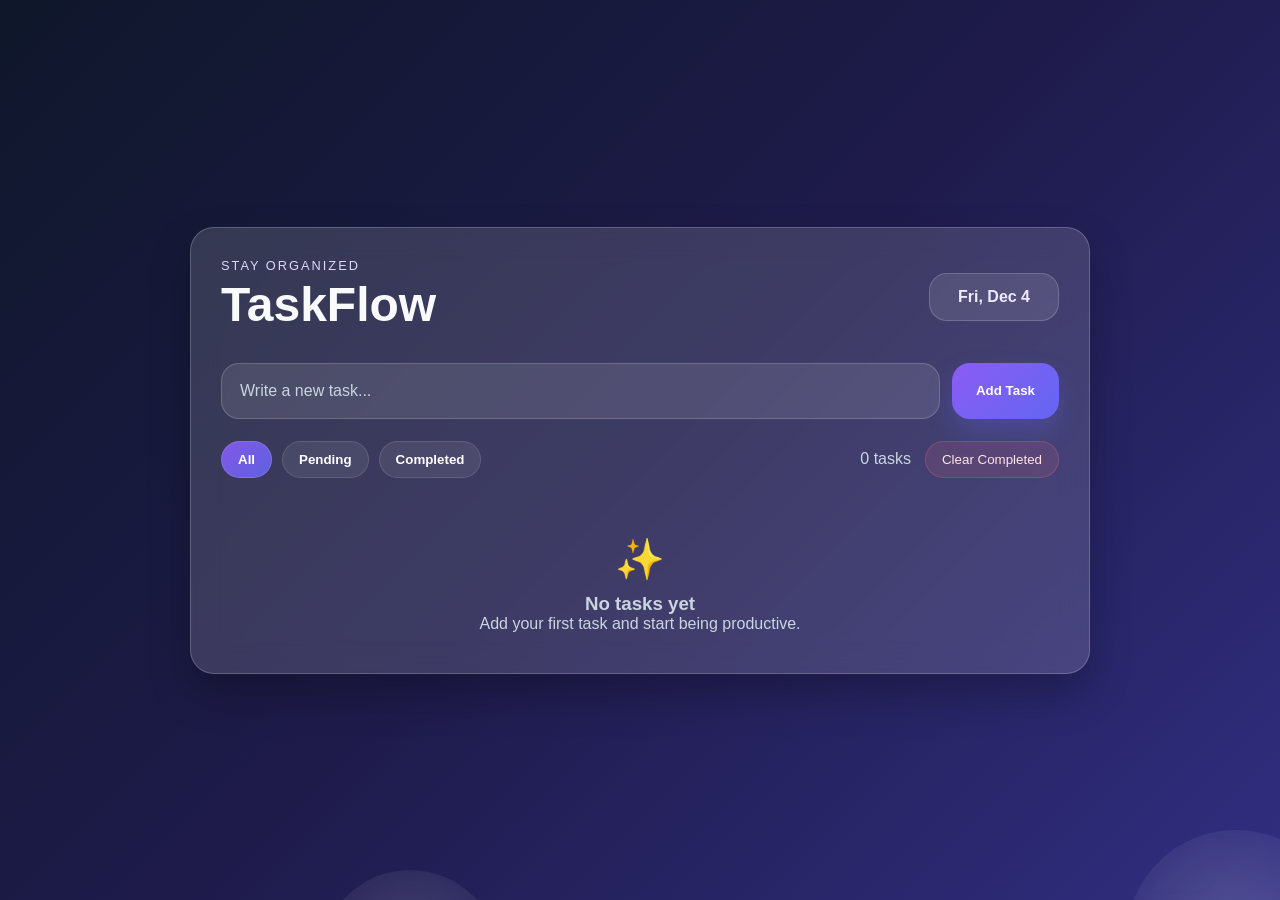
<file: Project2/index.html>
<!DOCTYPE html>
<html lang="en">
<head>
  <meta charset="UTF-8" />
  <meta name="viewport" content="width=device-width, initial-scale=1.0" />
  <title>TaskFlow | To Do List</title>
  <link rel="stylesheet" href="styles.css" />
</head>
<body>
  <div class="background">
    <span></span>
    <span></span>
    <span></span>
    <span></span>
    <span></span>
  </div>

  <main class="app">
    <section class="todo-card">
      <div class="header">
        <div>
          <p class="eyebrow">Stay organized</p>
          <h1>TaskFlow</h1>
          
        </div>
        <div class="date-box" id="currentDate"></div>
      </div>

      <form class="task-form" id="taskForm">
        <div class="input-wrapper">
          <input
            type="text"
            id="taskInput"
            placeholder="Write a new task..."
            autocomplete="off"
          />
          <button type="submit" class="add-btn">Add Task</button>
        </div>
      </form>

      <div class="controls">
        <div class="filters">
          <button class="filter-btn active" data-filter="all">All</button>
          <button class="filter-btn" data-filter="pending">Pending</button>
          <button class="filter-btn" data-filter="completed">Completed</button>
        </div>

        <div class="status">
          <span id="taskCounter">0 tasks</span>
          <button id="clearCompleted" class="clear-btn">Clear Completed</button>
        </div>
      </div>

      <ul class="task-list" id="taskList"></ul>

      <div class="empty-state" id="emptyState">
        <div class="empty-icon">✨</div>
        <h3>No tasks yet</h3>
        <p>Add your first task and start being productive.</p>
      </div>
    </section>
  </main>

  <script src="script.js"></script>
</body>
</html>
</file>
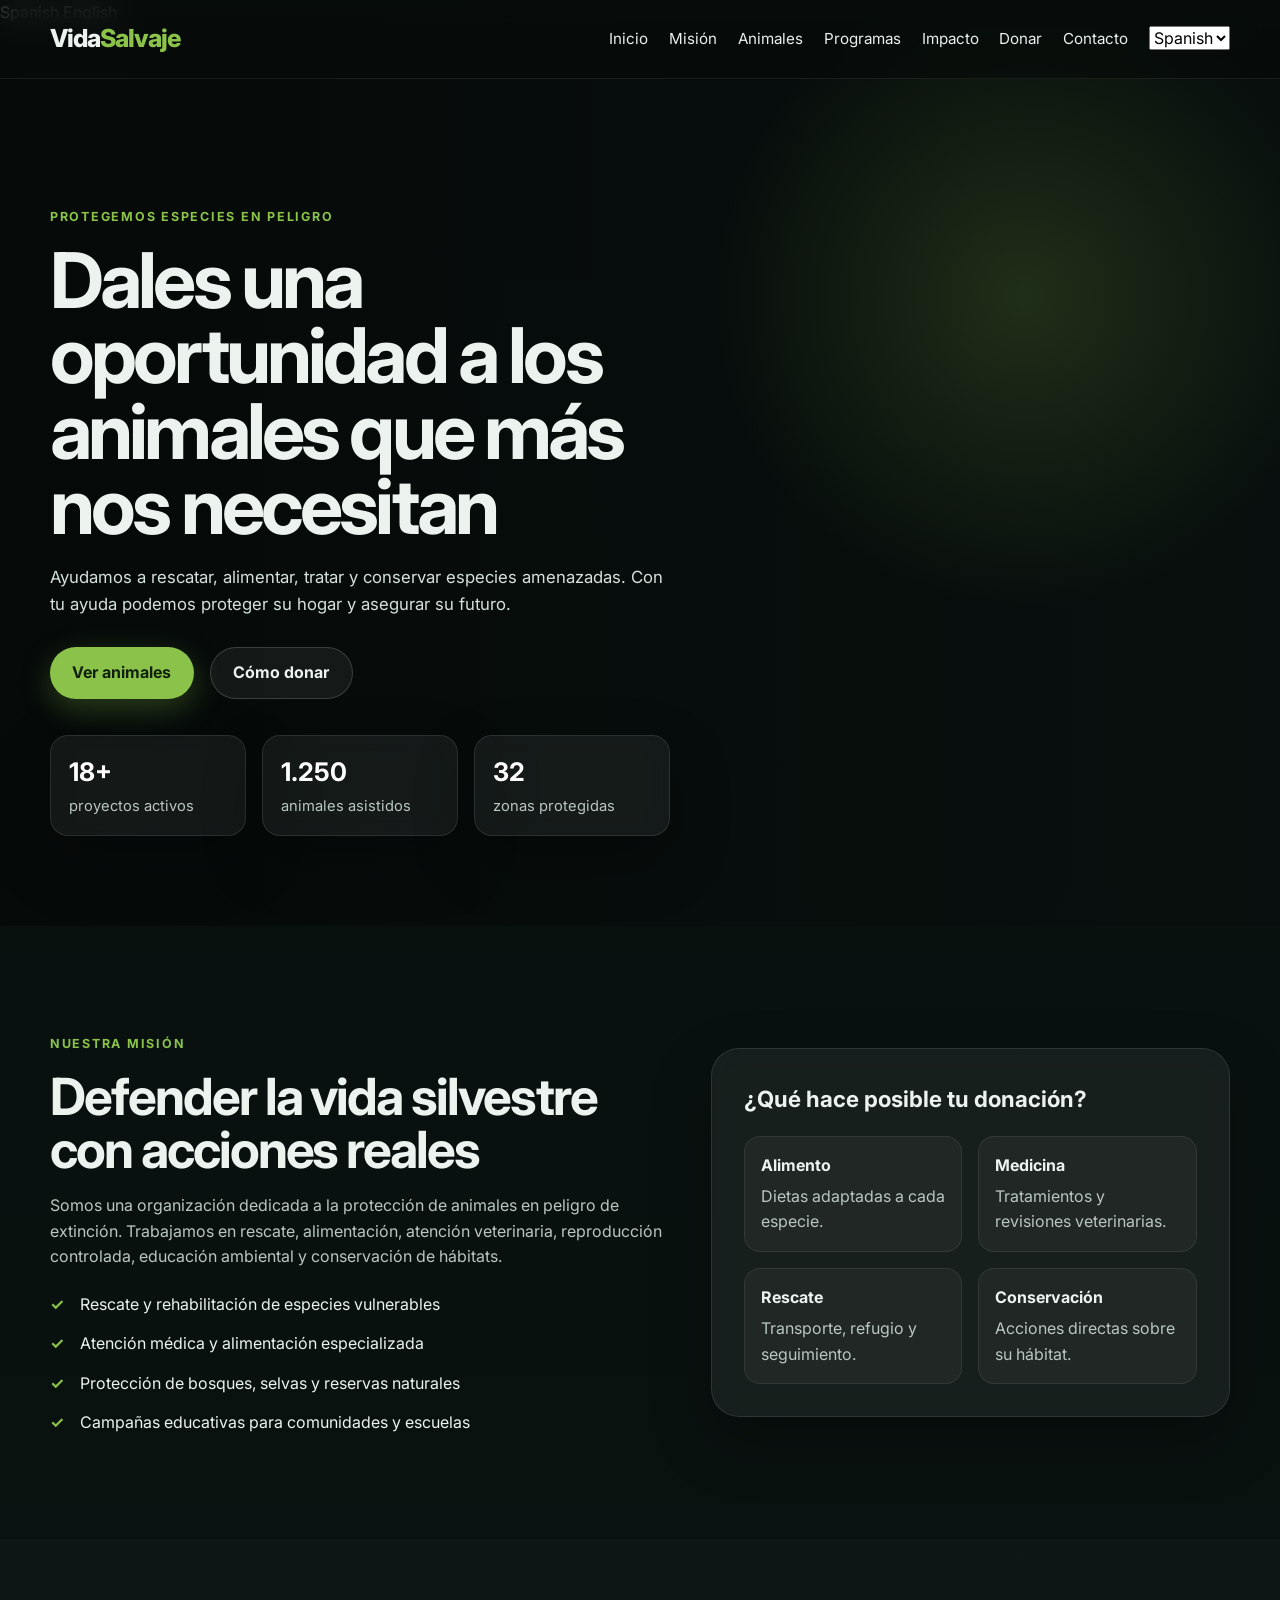
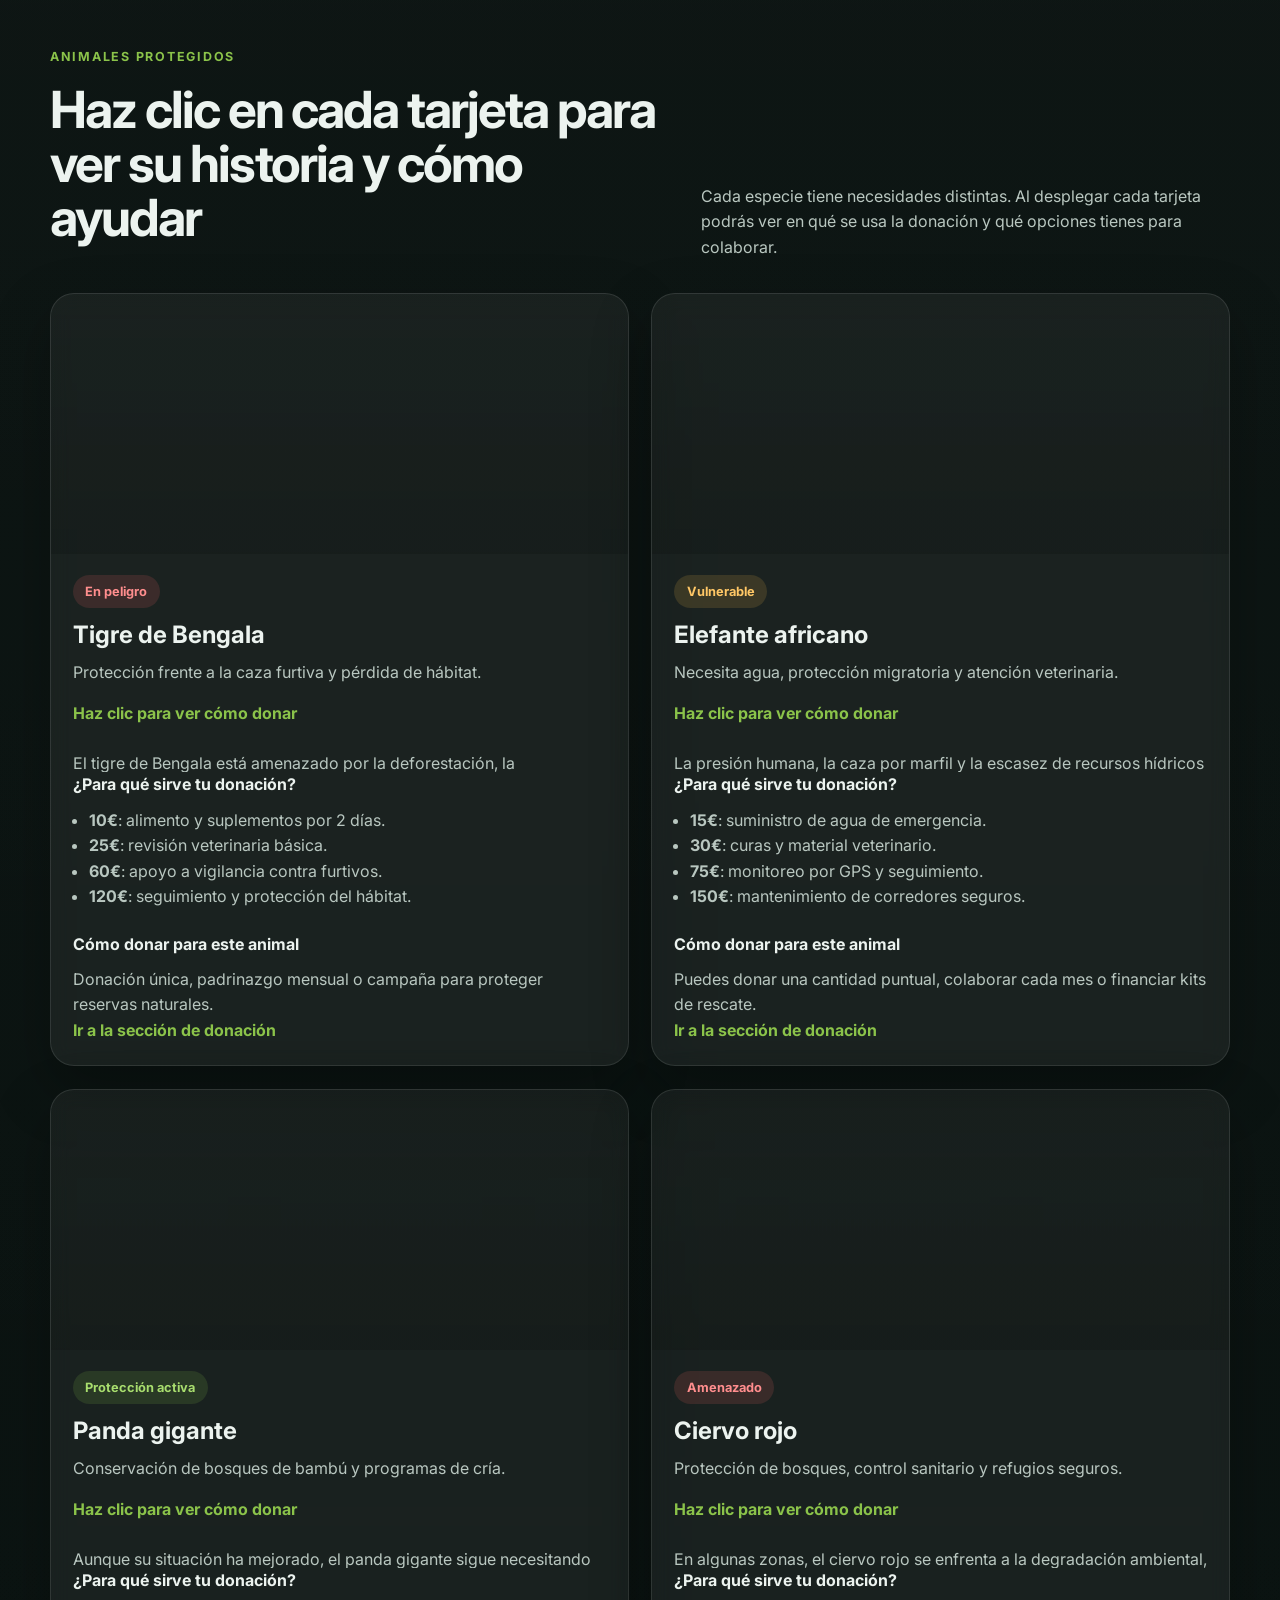
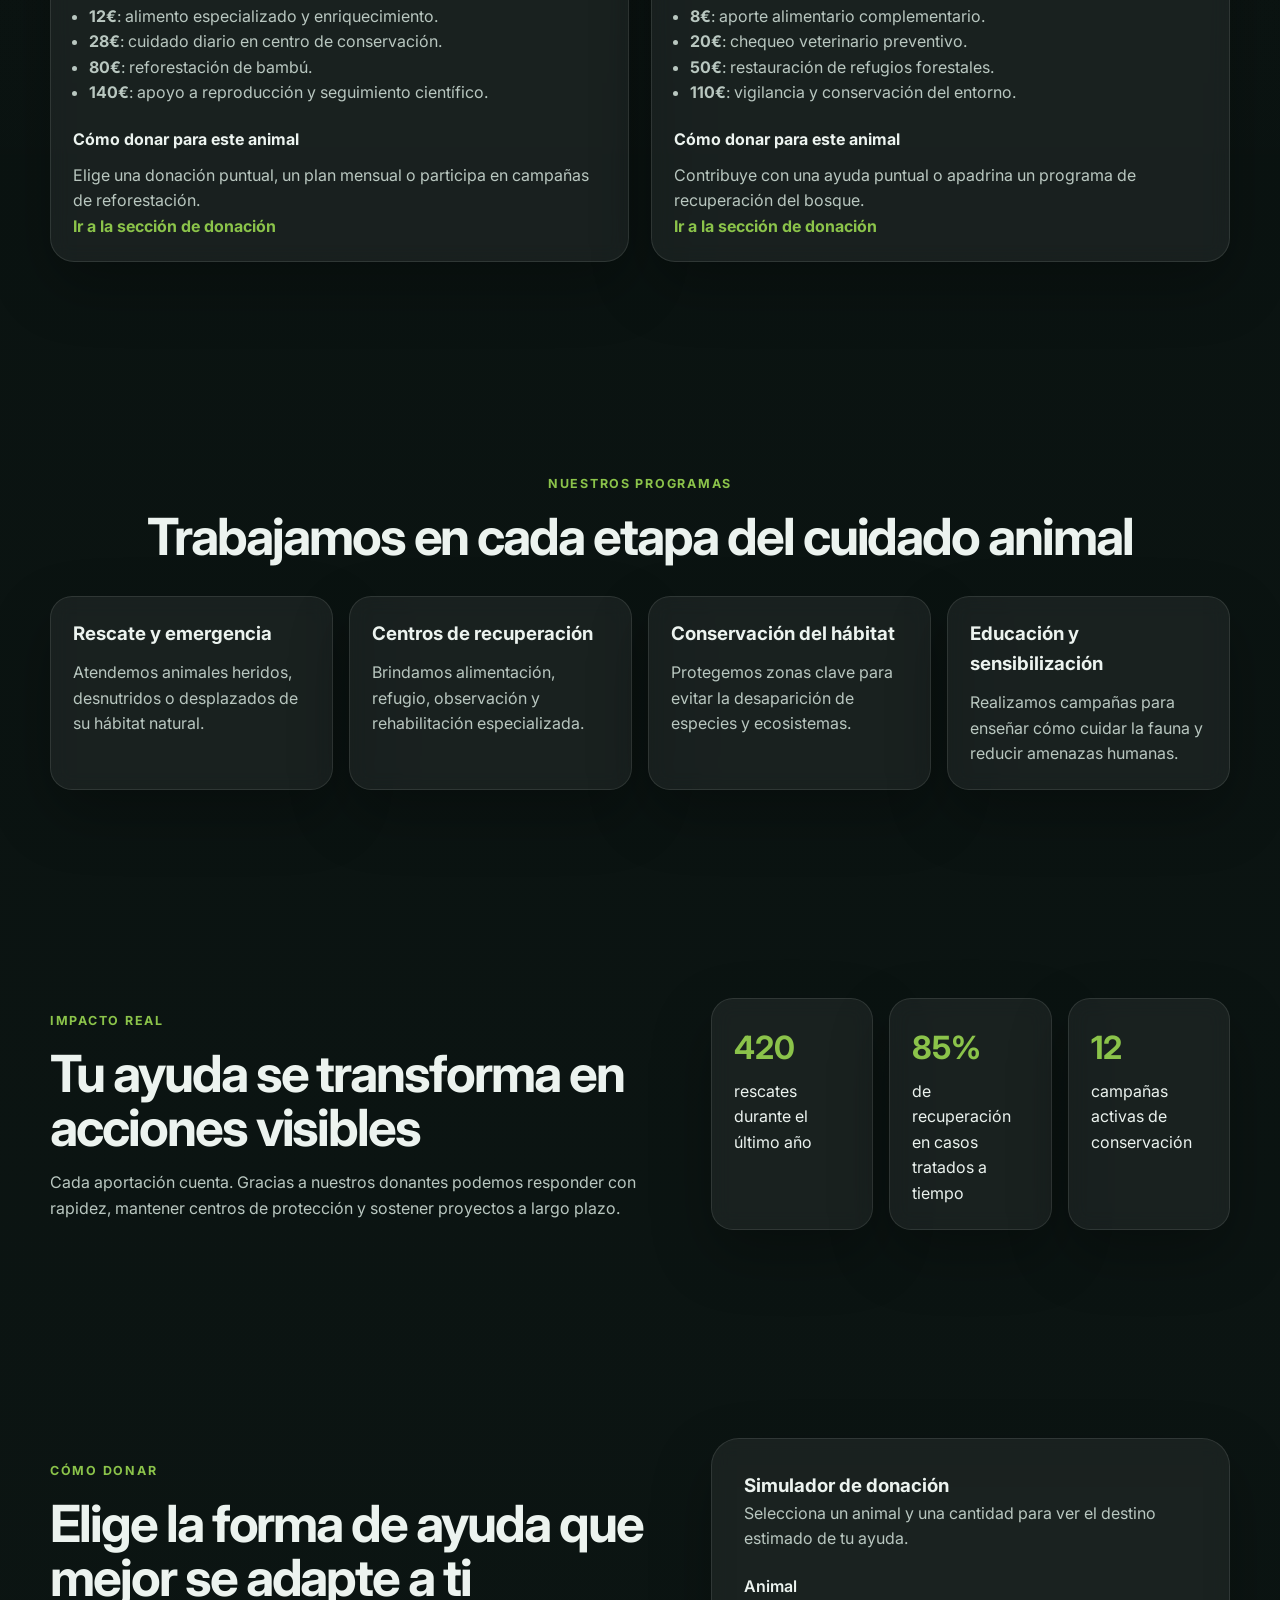
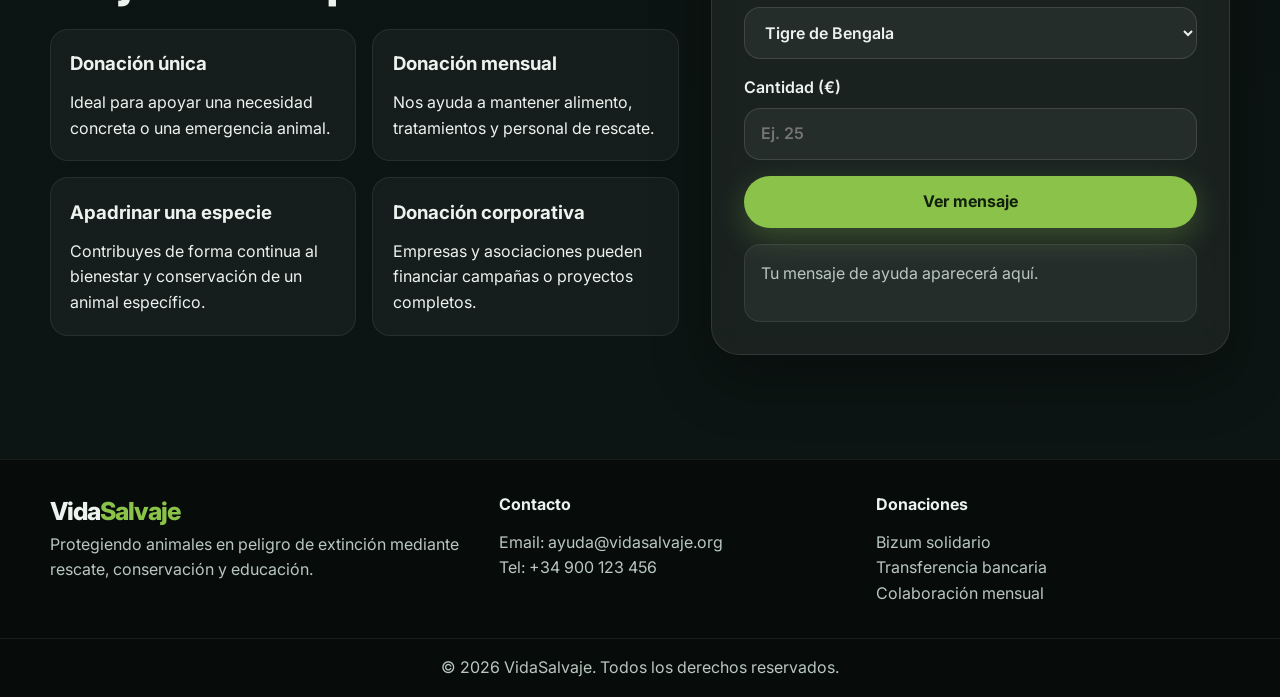
<file: Project6/index.html>
<!DOCTYPE html>
<html lang="es">
<head>
  <meta charset="UTF-8" />
  <meta name="viewport" content="width=device-width, initial-scale=1.0" />
  <title>Vida Salvaje | Organización benéfica animal</title>
  <link rel="preconnect" href="https://fonts.googleapis.com">
  <link rel="preconnect" href="https://fonts.gstatic.com" crossorigin>
  <link href="https://fonts.googleapis.com/css2?family=Inter:wght@400;500;600;700;800&display=swap" rel="stylesheet">
  <link rel="stylesheet" href="styles.css" />
</head>
<body>
  <header class="topbar">
    <div class="container nav">

      <a href="#inicio" class="logo">Vida<span>Salvaje</span></a>
     
    

      <button class="menu-toggle" id="menuToggle" aria-label="Abrir menú">
        <span></span>
        <span></span>
        <span></span>
      </button>

      <nav class="menu" id="menu">
        <a href="#inicio">Inicio</a>
        <a href="#mision">Misión</a>
        <a href="#animales">Animales</a>
        <a href="#programas">Programas</a>
        <a href="#impacto">Impacto</a>
        <a href="#donar">Donar</a>
        <a href="#contacto">Contacto</a>
        <div class="lang-select">
            <select onchange="changeLanguage(this.value)">
              <option value="index.html">Spanish</option>
              <option value="index-en.html">English</option>
            </select>
        </div>
      </nav>
      
    </div>
  </header>

  <div class="lang-bar">
    <a href="index.html">Spanish</a>
    <a href="index-en.html">English</a>
  </div>

  <main>
    <section class="hero" id="inicio">
      <div class="overlay"></div>
      <div class="container hero-content">
        <div class="hero-text">
          <span class="tag">Protegemos especies en peligro</span>
          <h1>Dales una oportunidad a los animales que más nos necesitan</h1>
          <p>
            Ayudamos a rescatar, alimentar, tratar y conservar especies amenazadas.
            Con tu ayuda podemos proteger su hogar y asegurar su futuro.
          </p>
          <div class="hero-actions">
            <a href="#animales" class="btn btn-primary">Ver animales</a>
            <a href="#donar" class="btn btn-secondary">Cómo donar</a>
          </div>
          <div class="hero-stats">
            <div>
              <strong>18+</strong>
              <span>proyectos activos</span>
            </div>
            <div>
              <strong>1.250</strong>
              <span>animales asistidos</span>
            </div>
            <div>
              <strong>32</strong>
              <span>zonas protegidas</span>
            </div>
          </div>
        </div>
      </div>
    </section>

    <section class="section" id="mision">
      <div class="container two-col">
        <div>
          <span class="section-kicker">Nuestra misión</span>
          <h2>Defender la vida silvestre con acciones reales</h2>
          <p class="section-text">
            Somos una organización dedicada a la protección de animales en peligro de extinción.
            Trabajamos en rescate, alimentación, atención veterinaria, reproducción controlada,
            educación ambiental y conservación de hábitats.
          </p>
          <ul class="check-list">
            <li>Rescate y rehabilitación de especies vulnerables</li>
            <li>Atención médica y alimentación especializada</li>
            <li>Protección de bosques, selvas y reservas naturales</li>
            <li>Campañas educativas para comunidades y escuelas</li>
          </ul>
        </div>
        <div class="mission-card">
          <h3>¿Qué hace posible tu donación?</h3>
          <div class="mini-grid">
            <article>
              <strong>Alimento</strong>
              <p>Dietas adaptadas a cada especie.</p>
            </article>
            <article>
              <strong>Medicina</strong>
              <p>Tratamientos y revisiones veterinarias.</p>
            </article>
            <article>
              <strong>Rescate</strong>
              <p>Transporte, refugio y seguimiento.</p>
            </article>
            <article>
              <strong>Conservación</strong>
              <p>Acciones directas sobre su hábitat.</p>
            </article>
          </div>
        </div>
      </div>
    </section>

    <section class="section alt" id="animales">
      <div class="container">
        <div class="section-heading">
          <div>
            <span class="section-kicker">Animales protegidos</span>
            <h2>Haz clic en cada tarjeta para ver su historia y cómo ayudar</h2>
          </div>
          <p>
            Cada especie tiene necesidades distintas. Al desplegar cada tarjeta podrás ver
            en qué se usa la donación y qué opciones tienes para colaborar.
          </p>
        </div>

        <div class="animal-grid">
          <article class="animal-card">
            <button class="animal-toggle" aria-expanded="false">
              <div class="animal-image tiger"></div>
              <div class="animal-summary">
                <span class="animal-status critical">En peligro</span>
                <h3>Tigre de Bengala</h3>
                <p>Protección frente a la caza furtiva y pérdida de hábitat.</p>
                <span class="animal-cta">Haz clic para ver cómo donar</span>
              </div>
            </button>
            <div class="animal-details">
              <p>
                El tigre de Bengala está amenazado por la deforestación, la fragmentación de su
                territorio y la caza ilegal. Necesita grandes zonas seguras para sobrevivir.
              </p>
              <div class="donation-uses">
                <h4>¿Para qué sirve tu donación?</h4>
                <ul>
                  <li><strong>10€</strong>: alimento y suplementos por 2 días.</li>
                  <li><strong>25€</strong>: revisión veterinaria básica.</li>
                  <li><strong>60€</strong>: apoyo a vigilancia contra furtivos.</li>
                  <li><strong>120€</strong>: seguimiento y protección del hábitat.</li>
                </ul>
              </div>
              <div class="donation-methods">
                <h4>Cómo donar para este animal</h4>
                <p>Donación única, padrinazgo mensual o campaña para proteger reservas naturales.</p>
                <a href="#donar" class="inline-link">Ir a la sección de donación</a>
              </div>
            </div>
          </article>

          <article class="animal-card">
            <button class="animal-toggle" aria-expanded="false">
              <div class="animal-image elephant"></div>
              <div class="animal-summary">
                <span class="animal-status vulnerable">Vulnerable</span>
                <h3>Elefante africano</h3>
                <p>Necesita agua, protección migratoria y atención veterinaria.</p>
                <span class="animal-cta">Haz clic para ver cómo donar</span>
              </div>
            </button>
            <div class="animal-details">
              <p>
                La presión humana, la caza por marfil y la escasez de recursos hídricos afectan a
                muchas poblaciones de elefantes africanos.
              </p>
              <div class="donation-uses">
                <h4>¿Para qué sirve tu donación?</h4>
                <ul>
                  <li><strong>15€</strong>: suministro de agua de emergencia.</li>
                  <li><strong>30€</strong>: curas y material veterinario.</li>
                  <li><strong>75€</strong>: monitoreo por GPS y seguimiento.</li>
                  <li><strong>150€</strong>: mantenimiento de corredores seguros.</li>
                </ul>
              </div>
              <div class="donation-methods">
                <h4>Cómo donar para este animal</h4>
                <p>Puedes donar una cantidad puntual, colaborar cada mes o financiar kits de rescate.</p>
                <a href="#donar" class="inline-link">Ir a la sección de donación</a>
              </div>
            </div>
          </article>

          <article class="animal-card">
            <button class="animal-toggle" aria-expanded="false">
              <div class="animal-image panda"></div>
              <div class="animal-summary">
                <span class="animal-status watch">Protección activa</span>
                <h3>Panda gigante</h3>
                <p>Conservación de bosques de bambú y programas de cría.</p>
                <span class="animal-cta">Haz clic para ver cómo donar</span>
              </div>
            </button>
            <div class="animal-details">
              <p>
                Aunque su situación ha mejorado, el panda gigante sigue necesitando programas de
                conservación, restauración forestal y monitoreo constante.
              </p>
              <div class="donation-uses">
                <h4>¿Para qué sirve tu donación?</h4>
                <ul>
                  <li><strong>12€</strong>: alimento especializado y enriquecimiento.</li>
                  <li><strong>28€</strong>: cuidado diario en centro de conservación.</li>
                  <li><strong>80€</strong>: reforestación de bambú.</li>
                  <li><strong>140€</strong>: apoyo a reproducción y seguimiento científico.</li>
                </ul>
              </div>
              <div class="donation-methods">
                <h4>Cómo donar para este animal</h4>
                <p>Elige una donación puntual, un plan mensual o participa en campañas de reforestación.</p>
                <a href="#donar" class="inline-link">Ir a la sección de donación</a>
              </div>
            </div>
          </article>

          <article class="animal-card">
            <button class="animal-toggle" aria-expanded="false">
              <div class="animal-image deer"></div>
              <div class="animal-summary">
                <span class="animal-status endangered">Amenazado</span>
                <h3>Ciervo rojo</h3>
                <p>Protección de bosques, control sanitario y refugios seguros.</p>
                <span class="animal-cta">Haz clic para ver cómo donar</span>
              </div>
            </button>
            <div class="animal-details">
              <p>
                En algunas zonas, el ciervo rojo se enfrenta a la degradación ambiental, incendios,
                falta de refugio y desequilibrios en el ecosistema.
              </p>
              <div class="donation-uses">
                <h4>¿Para qué sirve tu donación?</h4>
                <ul>
                  <li><strong>8€</strong>: aporte alimentario complementario.</li>
                  <li><strong>20€</strong>: chequeo veterinario preventivo.</li>
                  <li><strong>50€</strong>: restauración de refugios forestales.</li>
                  <li><strong>110€</strong>: vigilancia y conservación del entorno.</li>
                </ul>
              </div>
              <div class="donation-methods">
                <h4>Cómo donar para este animal</h4>
                <p>Contribuye con una ayuda puntual o apadrina un programa de recuperación del bosque.</p>
                <a href="#donar" class="inline-link">Ir a la sección de donación</a>
              </div>
            </div>
          </article>
        </div>
      </div>
    </section>

    <section class="section" id="programas">
      <div class="container">
        <div class="section-heading center">
          <span class="section-kicker">Nuestros programas</span>
          <h2>Trabajamos en cada etapa del cuidado animal</h2>
        </div>
        <div class="program-grid">
          <article class="program-card">
            <h3>Rescate y emergencia</h3>
            <p>Atendemos animales heridos, desnutridos o desplazados de su hábitat natural.</p>
          </article>
          <article class="program-card">
            <h3>Centros de recuperación</h3>
            <p>Brindamos alimentación, refugio, observación y rehabilitación especializada.</p>
          </article>
          <article class="program-card">
            <h3>Conservación del hábitat</h3>
            <p>Protegemos zonas clave para evitar la desaparición de especies y ecosistemas.</p>
          </article>
          <article class="program-card">
            <h3>Educación y sensibilización</h3>
            <p>Realizamos campañas para enseñar cómo cuidar la fauna y reducir amenazas humanas.</p>
          </article>
        </div>
      </div>
    </section>

    <section class="section impact-section" id="impacto">
      <div class="container impact-grid">
        <div>
          <span class="section-kicker">Impacto real</span>
          <h2>Tu ayuda se transforma en acciones visibles</h2>
          <p class="section-text">
            Cada aportación cuenta. Gracias a nuestros donantes podemos responder con rapidez,
            mantener centros de protección y sostener proyectos a largo plazo.
          </p>
        </div>
        <div class="impact-cards">
          <div class="impact-card">
            <strong>420</strong>
            <span>rescates durante el último año</span>
          </div>
          <div class="impact-card">
            <strong>85%</strong>
            <span>de recuperación en casos tratados a tiempo</span>
          </div>
          <div class="impact-card">
            <strong>12</strong>
            <span>campañas activas de conservación</span>
          </div>
        </div>
      </div>
    </section>

    <section class="section donate-section" id="donar">
      <div class="container donate-layout">
        <div>
          <span class="section-kicker">Cómo donar</span>
          <h2>Elige la forma de ayuda que mejor se adapte a ti</h2>
          <div class="donation-options">
            <article>
              <h3>Donación única</h3>
              <p>Ideal para apoyar una necesidad concreta o una emergencia animal.</p>
            </article>
            <article>
              <h3>Donación mensual</h3>
              <p>Nos ayuda a mantener alimento, tratamientos y personal de rescate.</p>
            </article>
            <article>
              <h3>Apadrinar una especie</h3>
              <p>Contribuyes de forma continua al bienestar y conservación de un animal específico.</p>
            </article>
            <article>
              <h3>Donación corporativa</h3>
              <p>Empresas y asociaciones pueden financiar campañas o proyectos completos.</p>
            </article>
          </div>
        </div>

        <div class="donation-box">
          <h3>Simulador de donación</h3>
          <p>Selecciona un animal y una cantidad para ver el destino estimado de tu ayuda.</p>

          <form id="donationForm" class="donation-form">
            <label>
              Animal
              <select id="animalSelect">
                <option value="Tigre de Bengala">Tigre de Bengala</option>
                <option value="Elefante africano">Elefante africano</option>
                <option value="Panda gigante">Panda gigante</option>
                <option value="Ciervo rojo">Ciervo rojo</option>
              </select>
            </label>

            <label>
              Cantidad (€)
              <input type="number" id="amount" min="1" placeholder="Ej. 25">
            </label>

            <button type="submit" class="btn btn-primary full">Ver mensaje</button>
          </form>

          <div class="donation-result" id="donationResult">
            Tu mensaje de ayuda aparecerá aquí.
          </div>
        </div>
      </div>
    </section>
  </main>

  <footer class="footer" id="contacto">
    <div class="container footer-grid">
      <div>
        <a href="#inicio" class="logo footer-logo">Vida<span>Salvaje</span></a>
        <p>Protegiendo animales en peligro de extinción mediante rescate, conservación y educación.</p>
      </div>
      <div>
        <h4>Contacto</h4>
        <p>Email: ayuda@vidasalvaje.org</p>
        <p>Tel: +34 900 123 456</p>
      </div>
      <div>
        <h4>Donaciones</h4>
        <p>Bizum solidario</p>
        <p>Transferencia bancaria</p>
        <p>Colaboración mensual</p>
      </div>
    </div>
    <div class="footer-bottom">
      <p>© 2026 VidaSalvaje. Todos los derechos reservados.</p>
    </div>
  </footer>

  <script src="script.js"></script>
</body>
</html>
</file>
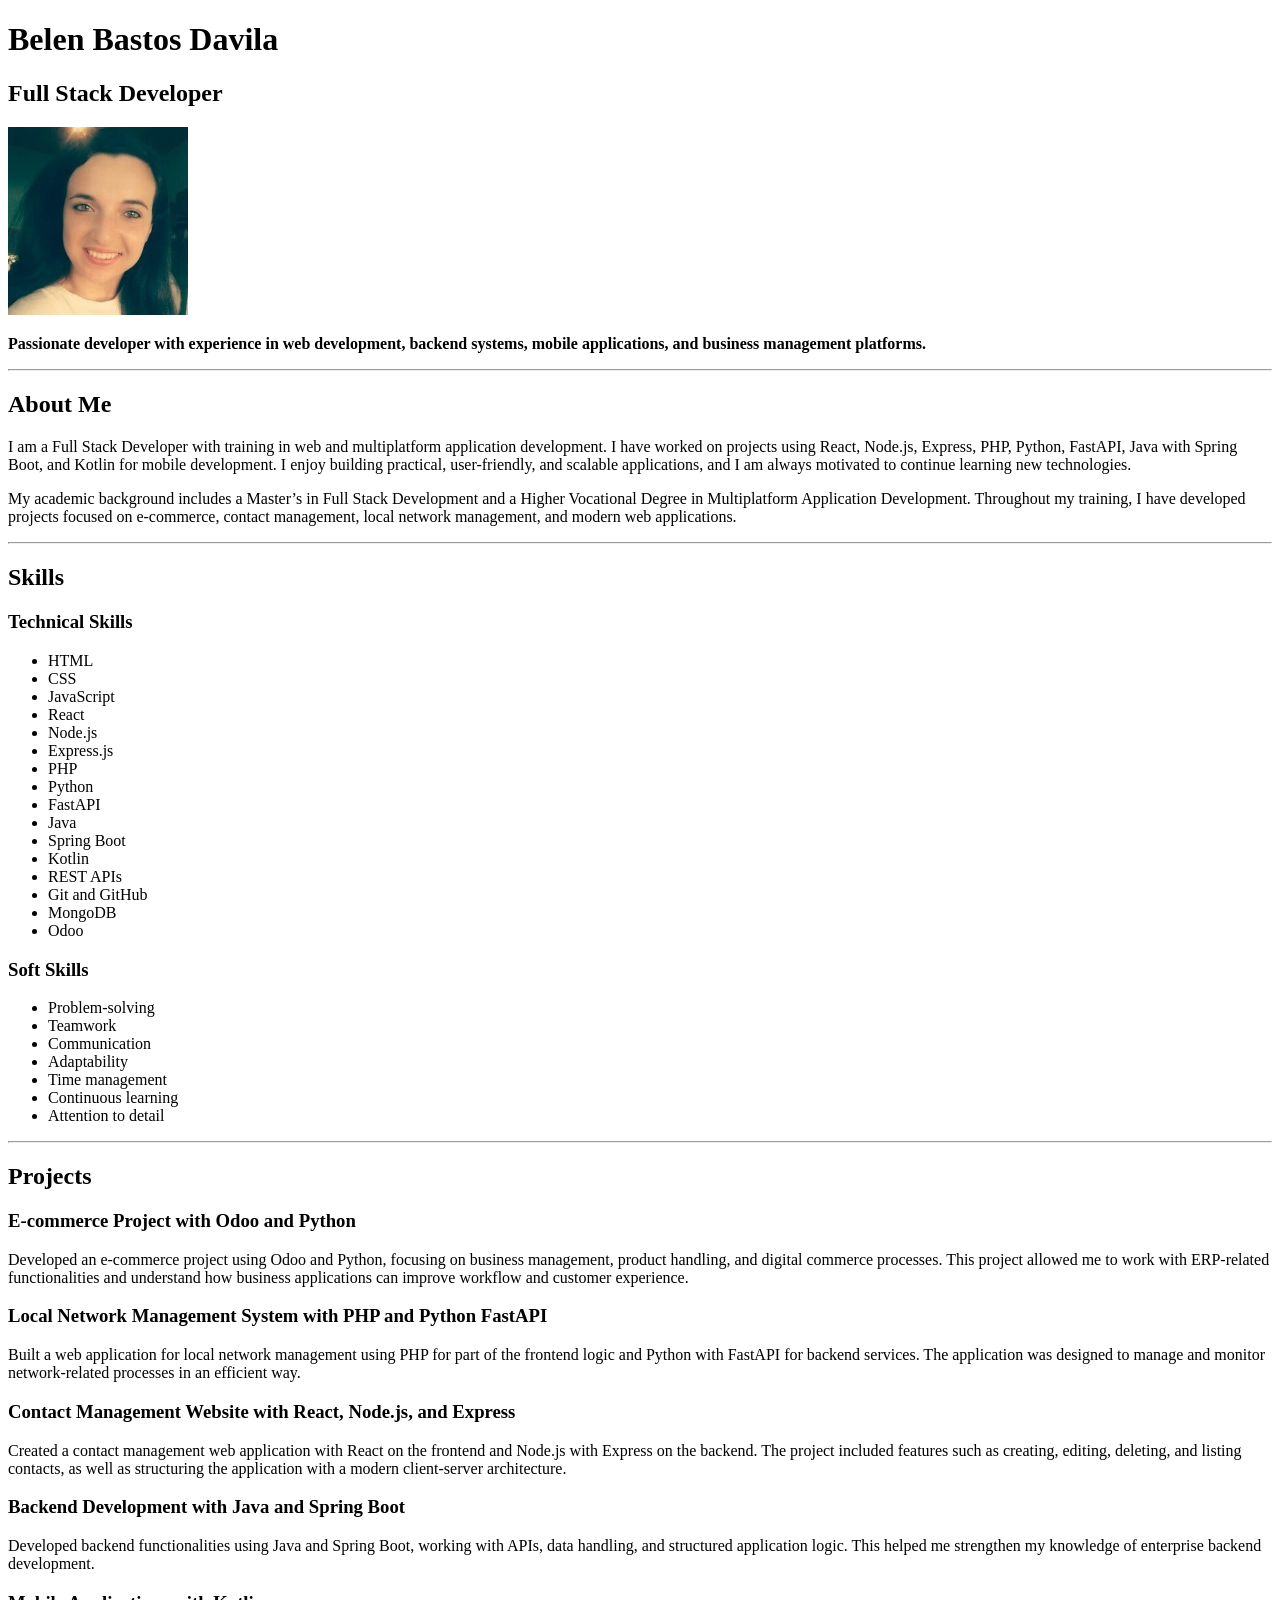
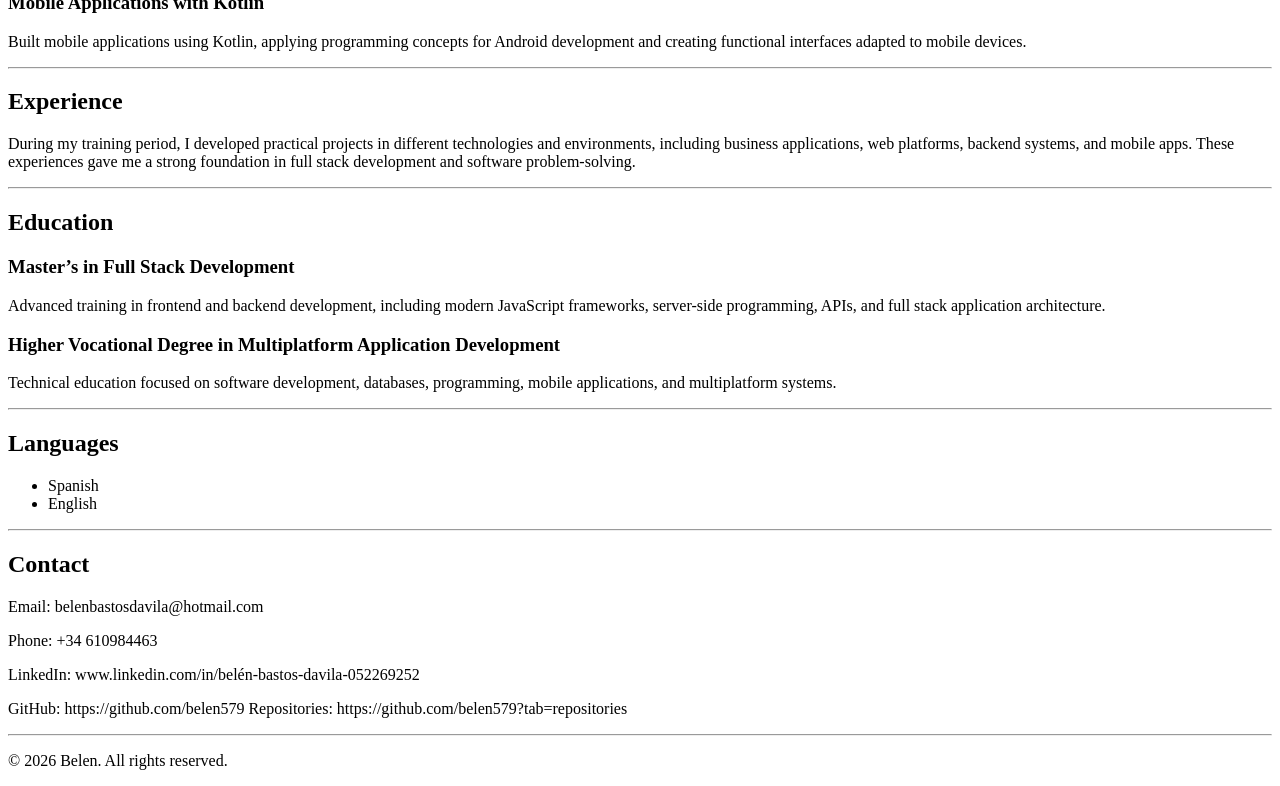
<file: Project3/soft_skills.html>
<!DOCTYPE html>
<html lang="en">
<head>
  <meta charset="UTF-8" />
  <meta name="viewport" content="width=device-width, initial-scale=1.0" />
  <title>Your Name - Resume Website</title>
</head>
<body>

    <header>
        <h1>Belen Bastos Davila</h1>
        <h2>Full Stack Developer</h2>
        <img src="src/belen.jfif" alt="Professional headshot of Belen" width="180" />
        <p>
            <b>Passionate developer with experience in web development, backend systems,
                mobile applications, and business management platforms.</b>
          
        </p>
        <hr>
      </header>
    
      <main>
        <section id="about">
          <h2>About Me</h2>
          <p>
            I am a Full Stack Developer with training in web and multiplatform application
            development. I have worked on projects using React, Node.js, Express, PHP,
            Python, FastAPI, Java with Spring Boot, and Kotlin for mobile development.
            I enjoy building practical, user-friendly, and scalable applications, and I am
            always motivated to continue learning new technologies.
          </p>
          <p>
            My academic background includes a Master’s in Full Stack Development and a
            Higher Vocational Degree in Multiplatform Application Development. Throughout
            my training, I have developed projects focused on e-commerce, contact management,
            local network management, and modern web applications.
          </p>
        </section>
    
        <hr>
    
        <section id="skills">
          <h2>Skills</h2>
    
          <h3>Technical Skills</h3>
          <ul>
            <li>HTML</li>
            <li>CSS</li>
            <li>JavaScript</li>
            <li>React</li>
            <li>Node.js</li>
            <li>Express.js</li>
            <li>PHP</li>
            <li>Python</li>
            <li>FastAPI</li>
            <li>Java</li>
            <li>Spring Boot</li>
            <li>Kotlin</li>
            <li>REST APIs</li>
            <li>Git and GitHub</li>
            <li>MongoDB</li>
            <li>Odoo</li>
          </ul>
    
          <h3>Soft Skills</h3>
          <ul>
            <li>Problem-solving</li>
            <li>Teamwork</li>
            <li>Communication</li>
            <li>Adaptability</li>
            <li>Time management</li>
            <li>Continuous learning</li>
            <li>Attention to detail</li>
          </ul>
        </section>
    
        <hr>
    
        <section id="projects">
          <h2>Projects</h2>
    
          <article>
            <h3>E-commerce Project with Odoo and Python</h3>
            <p>
              Developed an e-commerce project using Odoo and Python, focusing on business
              management, product handling, and digital commerce processes. This project
              allowed me to work with ERP-related functionalities and understand how business
              applications can improve workflow and customer experience.
            </p>
          </article>
    
          <article>
            <h3>Local Network Management System with PHP and Python FastAPI</h3>
            <p>
              Built a web application for local network management using PHP for part of the
              frontend logic and Python with FastAPI for backend services. The application was
              designed to manage and monitor network-related processes in an efficient way.
            </p>
          </article>
    
          <article>
            <h3>Contact Management Website with React, Node.js, and Express</h3>
            <p>
              Created a contact management web application with React on the frontend and
              Node.js with Express on the backend. The project included features such as
              creating, editing, deleting, and listing contacts, as well as structuring the
              application with a modern client-server architecture.
            </p>
          </article>
    
          <article>
            <h3>Backend Development with Java and Spring Boot</h3>
            <p>
              Developed backend functionalities using Java and Spring Boot, working with APIs,
              data handling, and structured application logic. This helped me strengthen my
              knowledge of enterprise backend development.
            </p>
          </article>
    
          <article>
            <h3>Mobile Applications with Kotlin</h3>
            <p>
              Built mobile applications using Kotlin, applying programming concepts for Android
              development and creating functional interfaces adapted to mobile devices.
            </p>
          </article>
        </section>
    
        <hr>
    
        <section id="experience">
          <h2>Experience</h2>
          <p>
            During my training period, I developed practical projects in different technologies
            and environments, including business applications, web platforms, backend systems,
            and mobile apps. These experiences gave me a strong foundation in full stack
            development and software problem-solving.
          </p>
        </section>
    
        <hr>
    
        <section id="education">
          <h2>Education</h2>
          <article>
            <h3>Master’s in Full Stack Development</h3>
            <p>
              Advanced training in frontend and backend development, including modern
              JavaScript frameworks, server-side programming, APIs, and full stack application
              architecture.
            </p>
          </article>
    
          <article>
            <h3>Higher Vocational Degree in Multiplatform Application Development</h3>
            <p>
              Technical education focused on software development, databases, programming,
              mobile applications, and multiplatform systems.
            </p>
          </article>
        </section>
    
        <hr>
    
        <section id="languages">
          <h2>Languages</h2>
          <ul>
            <li>Spanish</li>
            <li>English</li>
          </ul>
        </section>
    
        <hr>
    
        <section id="contact">
          <h2>Contact</h2>
          <p>Email: belenbastosdavila@hotmail.com</p>
          <p>Phone: +34 610984463</p>
          <p>LinkedIn: www.linkedin.com/in/belén-bastos-davila-052269252
          </p>
          <p>GitHub:  https://github.com/belen579
            Repositories: https://github.com/belen579?tab=repositories</p>
        </section>
      </main>
    
      <hr>
    
      <footer>
        <p>&copy; 2026 Belen. All rights reserved.</p>
      </footer>

</body>
</html>
</file>
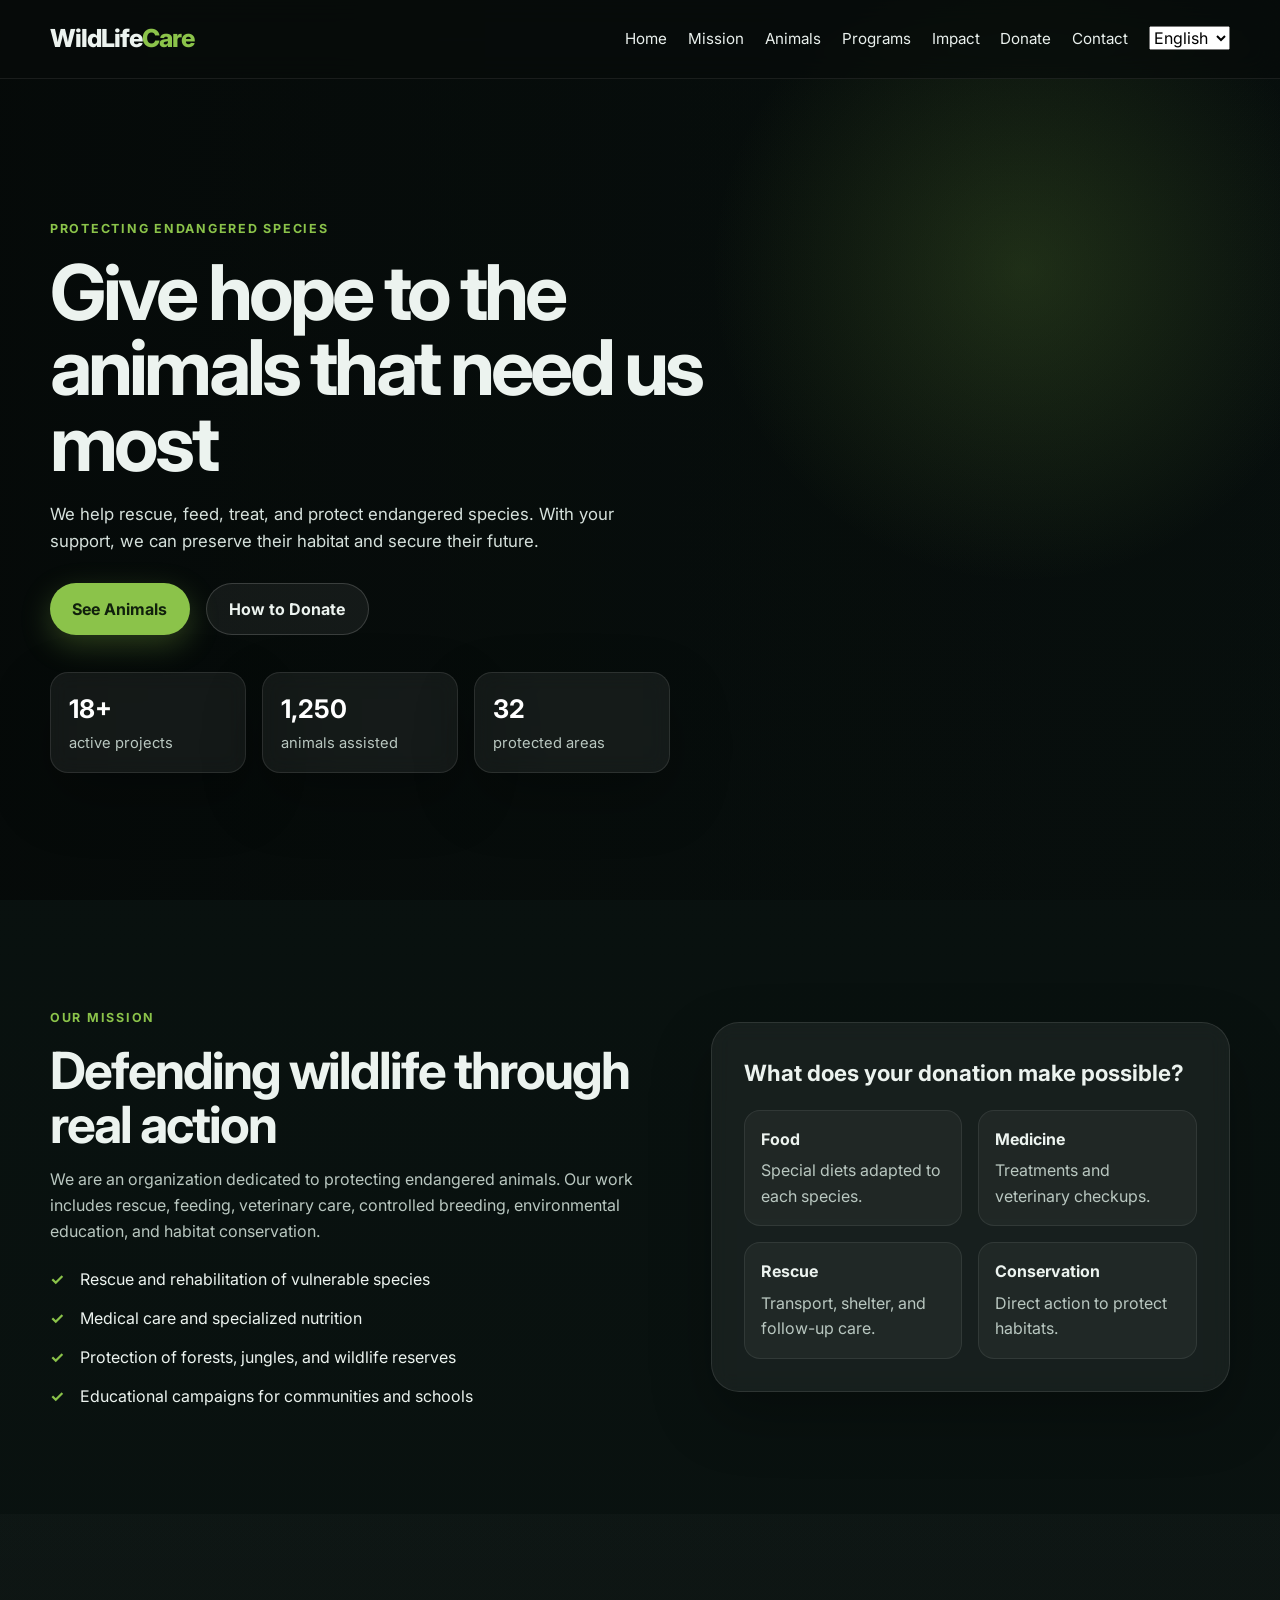
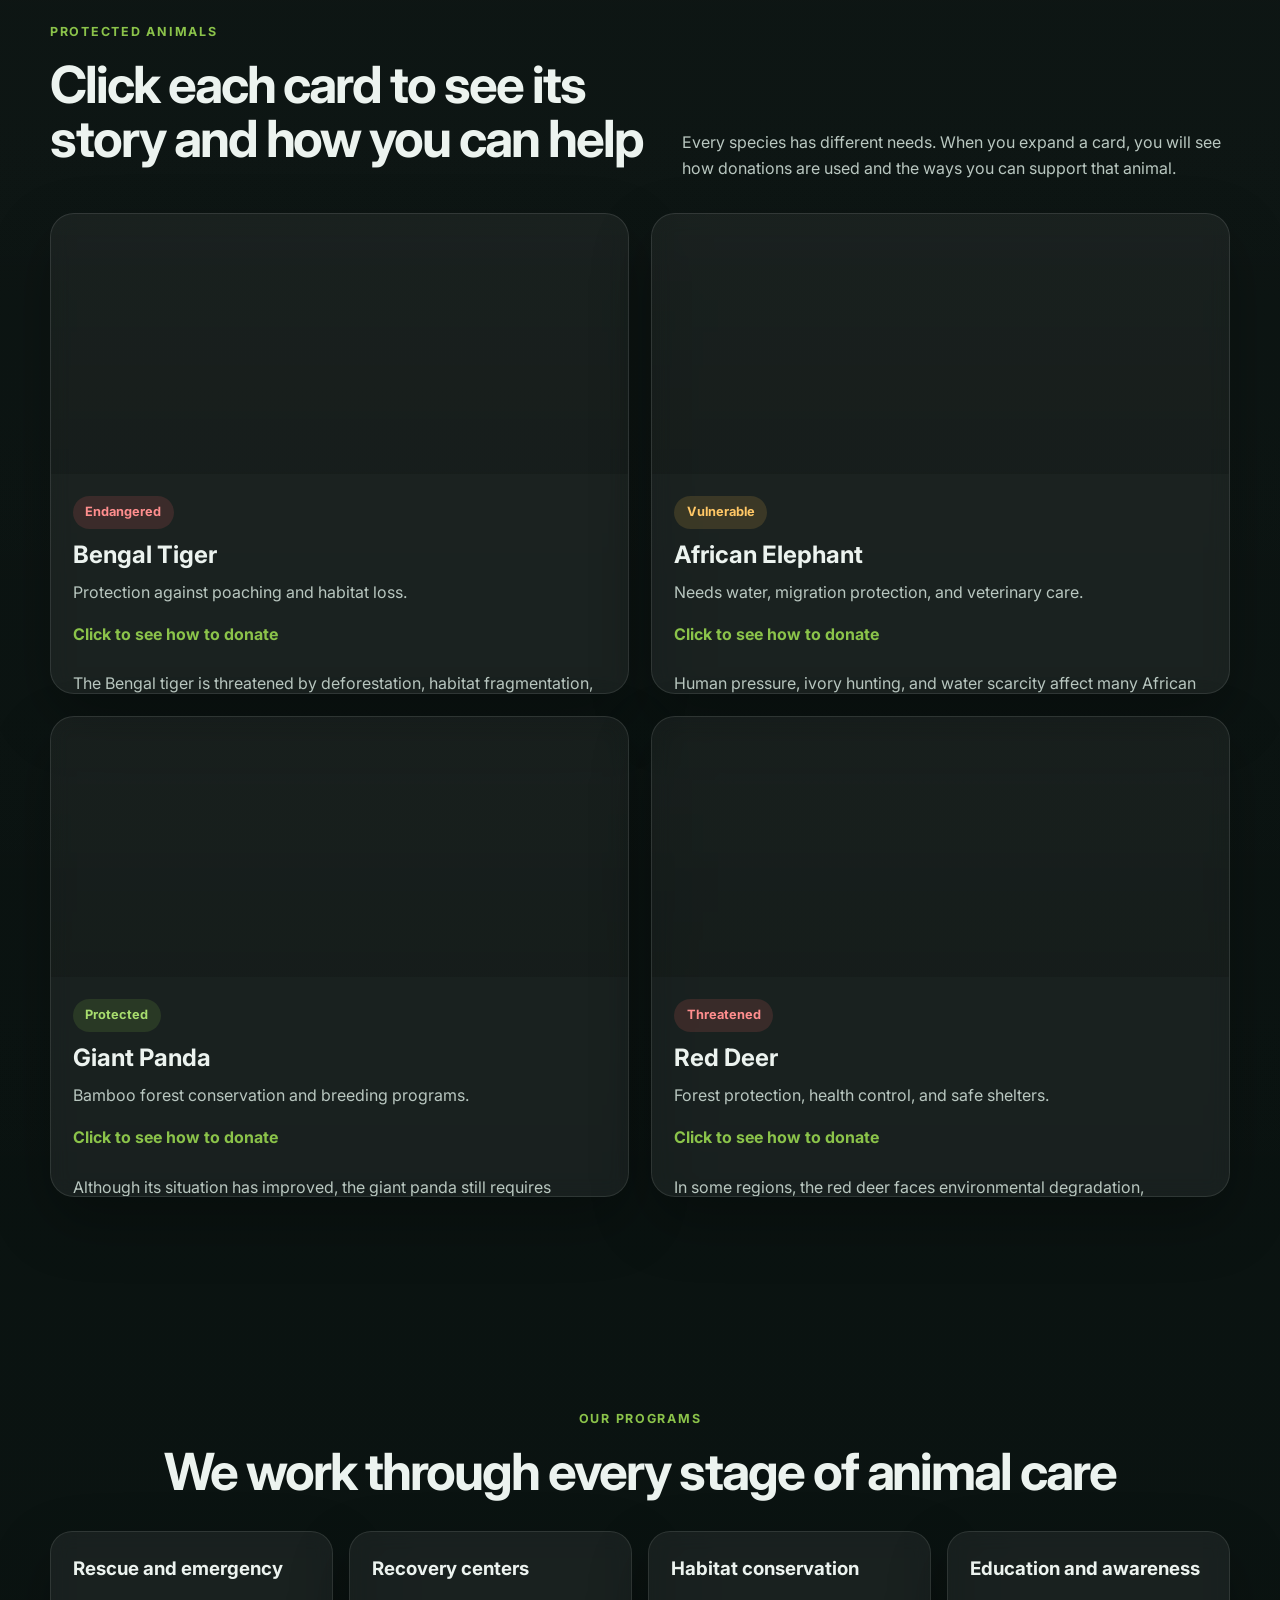
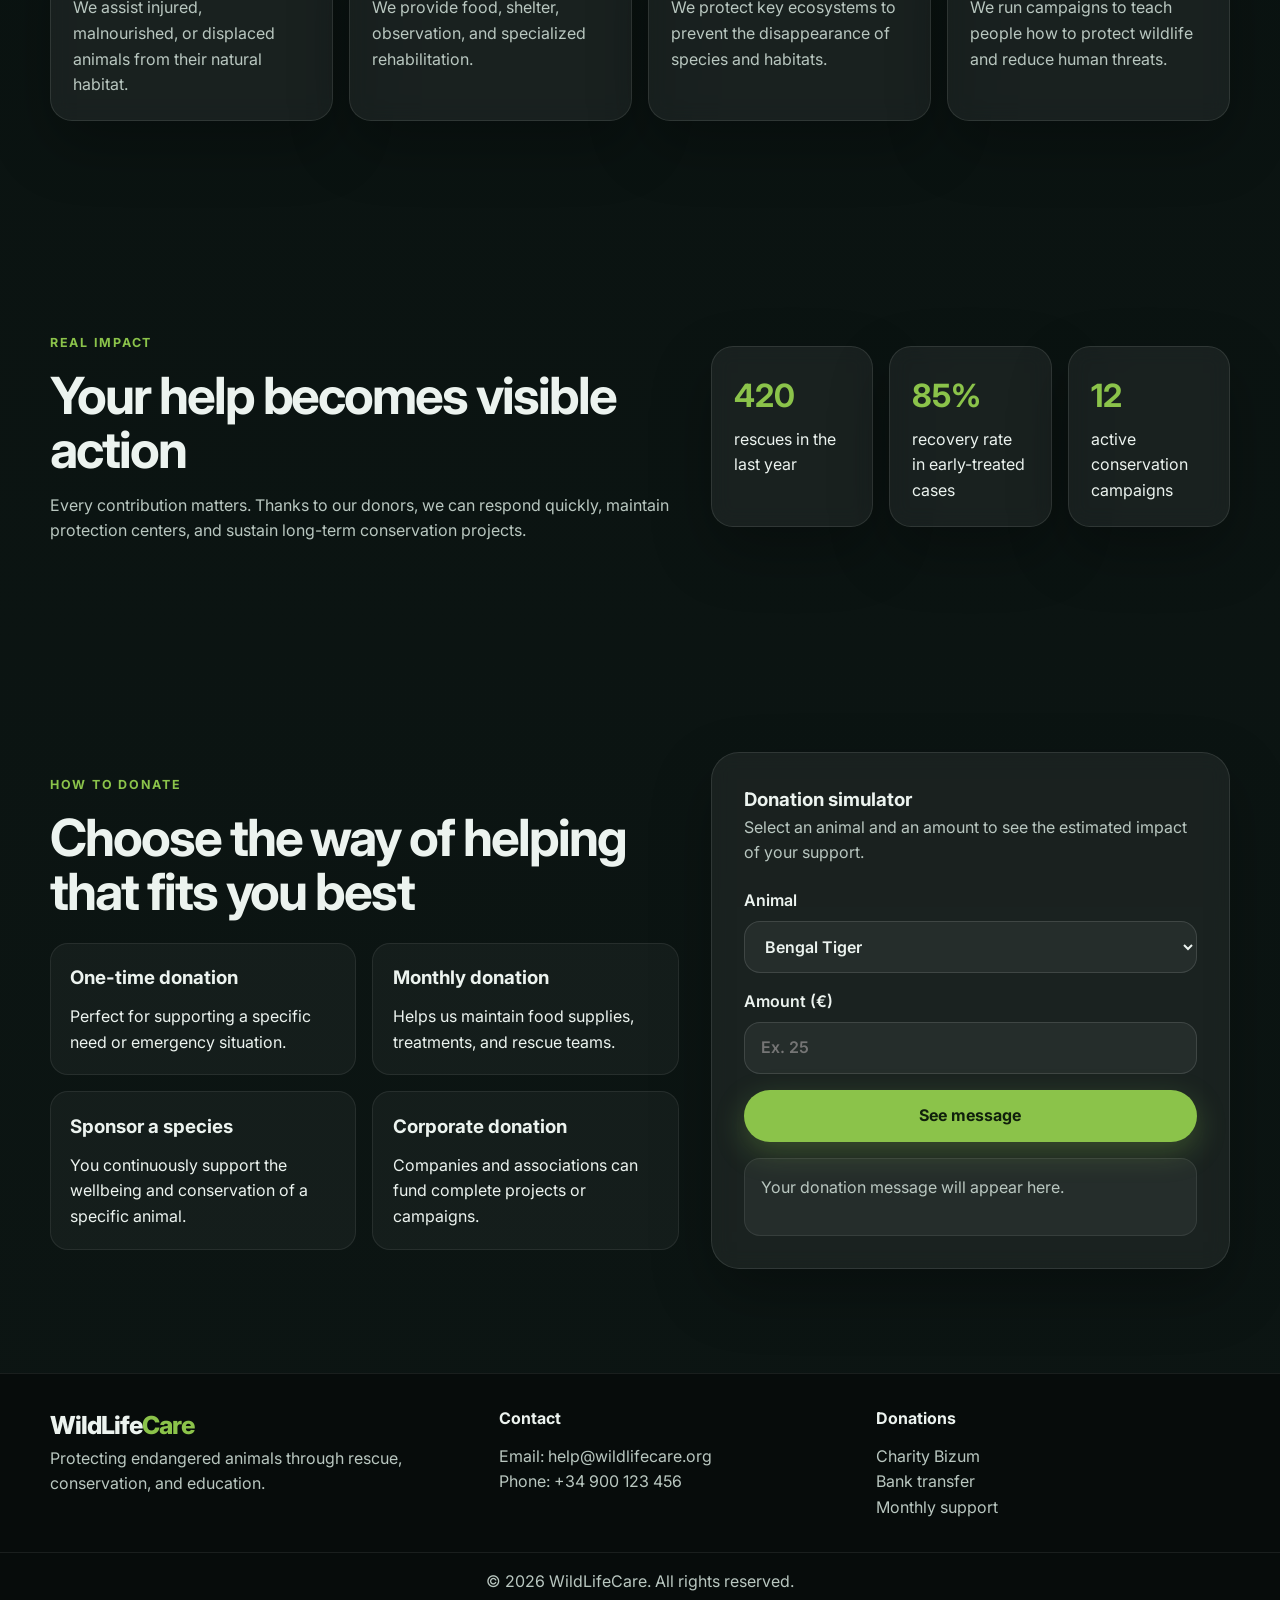
<file: Project6/index-en.html>
<!DOCTYPE html>
<html lang="en">
<head>
  <meta charset="UTF-8" />
  <meta name="viewport" content="width=device-width, initial-scale=1.0" />
  <title>WildLife Care | Animal Charity Organization</title>
  <link rel="preconnect" href="https://fonts.googleapis.com">
  <link rel="preconnect" href="https://fonts.gstatic.com" crossorigin>
  <link href="https://fonts.googleapis.com/css2?family=Inter:wght@400;500;600;700;800&display=swap" rel="stylesheet">
  <link rel="stylesheet" href="styles.css" />
</head>
<body>
  <header class="topbar">
    <div class="container nav">
      
      <a href="#home" class="logo">WildLife<span>Care</span></a>
     

      <button class="menu-toggle" id="menuToggle" aria-label="Open menu">
        <span></span>
        <span></span>
        <span></span>
      </button>

     
      <nav class="menu" id="menu">
        <a href="#home">Home</a>
        <a href="#mission">Mission</a>
        <a href="#animals">Animals</a>
        <a href="#programs">Programs</a>
        <a href="#impact">Impact</a>
        <a href="#donate">Donate</a>
        <a href="#contact">Contact</a>

        <div class="lang-select">
            <select onchange="changeLanguage(this.value)">
              <option value="index.html">Spanish</option>
              <option value="index-en.html" selected>English</option>
            </select>
          </div>
         
      </nav>
     
    </div>
  </header>



  <main>
    <section class="hero" id="home">
      <div class="overlay"></div>
      <div class="container hero-content">
        <div class="hero-text">
          <span class="tag">Protecting endangered species</span>
          <h1>Give hope to the animals that need us most</h1>
          <p>
            We help rescue, feed, treat, and protect endangered species.
            With your support, we can preserve their habitat and secure their future.
          </p>
          <div class="hero-actions">
            <a href="#animals" class="btn btn-primary">See Animals</a>
            <a href="#donate" class="btn btn-secondary">How to Donate</a>
          </div>
          <div class="hero-stats">
            <div>
              <strong>18+</strong>
              <span>active projects</span>
            </div>
            <div>
              <strong>1,250</strong>
              <span>animals assisted</span>
            </div>
            <div>
              <strong>32</strong>
              <span>protected areas</span>
            </div>
          </div>
        </div>
      </div>
    </section>

    <section class="section" id="mission">
      <div class="container two-col">
        <div>
          <span class="section-kicker">Our mission</span>
          <h2>Defending wildlife through real action</h2>
          <p class="section-text">
            We are an organization dedicated to protecting endangered animals.
            Our work includes rescue, feeding, veterinary care, controlled breeding,
            environmental education, and habitat conservation.
          </p>
          <ul class="check-list">
            <li>Rescue and rehabilitation of vulnerable species</li>
            <li>Medical care and specialized nutrition</li>
            <li>Protection of forests, jungles, and wildlife reserves</li>
            <li>Educational campaigns for communities and schools</li>
          </ul>
        </div>
        <div class="mission-card">
          <h3>What does your donation make possible?</h3>
          <div class="mini-grid">
            <article>
              <strong>Food</strong>
              <p>Special diets adapted to each species.</p>
            </article>
            <article>
              <strong>Medicine</strong>
              <p>Treatments and veterinary checkups.</p>
            </article>
            <article>
              <strong>Rescue</strong>
              <p>Transport, shelter, and follow-up care.</p>
            </article>
            <article>
              <strong>Conservation</strong>
              <p>Direct action to protect habitats.</p>
            </article>
          </div>
        </div>
      </div>
    </section>

    <section class="section alt" id="animals">
      <div class="container">
        <div class="section-heading">
          <div>
            <span class="section-kicker">Protected animals</span>
            <h2>Click each card to see its story and how you can help</h2>
          </div>
          <p>
            Every species has different needs. When you expand a card,
            you will see how donations are used and the ways you can support that animal.
          </p>
        </div>

        <div class="animal-grid">
          <article class="animal-card">
            <button class="animal-toggle" aria-expanded="false">
              <div class="animal-image tiger"></div>
              <div class="animal-summary">
                <span class="animal-status critical">Endangered</span>
                <h3>Bengal Tiger</h3>
                <p>Protection against poaching and habitat loss.</p>
                <span class="animal-cta">Click to see how to donate</span>
              </div>
            </button>
            <div class="animal-details">
              <div>
                <p>
                  The Bengal tiger is threatened by deforestation, habitat fragmentation,
                  and illegal hunting. It needs large protected areas to survive.
                </p>
                <div class="donation-uses">
                  <h4>What is your donation used for?</h4>
                  <ul>
                    <li><strong>€10</strong>: food and supplements for 2 days.</li>
                    <li><strong>€25</strong>: basic veterinary checkup.</li>
                    <li><strong>€60</strong>: support for anti-poaching patrols.</li>
                    <li><strong>€120</strong>: habitat protection and monitoring.</li>
                  </ul>
                </div>
                <div class="donation-methods">
                  <h4>How to donate for this animal</h4>
                  <p>Choose a one-time donation, monthly sponsorship, or campaign support to protect natural reserves.</p>
                  <a href="#donate" class="inline-link">Go to donation section</a>
                </div>
              </div>
            </div>
          </article>

          <article class="animal-card">
            <button class="animal-toggle" aria-expanded="false">
              <div class="animal-image elephant"></div>
              <div class="animal-summary">
                <span class="animal-status vulnerable">Vulnerable</span>
                <h3>African Elephant</h3>
                <p>Needs water, migration protection, and veterinary care.</p>
                <span class="animal-cta">Click to see how to donate</span>
              </div>
            </button>
            <div class="animal-details">
              <div>
                <p>
                  Human pressure, ivory hunting, and water scarcity affect many African elephant populations.
                </p>
                <div class="donation-uses">
                  <h4>What is your donation used for?</h4>
                  <ul>
                    <li><strong>€15</strong>: emergency water supply.</li>
                    <li><strong>€30</strong>: medical supplies and treatment.</li>
                    <li><strong>€75</strong>: GPS monitoring and field tracking.</li>
                    <li><strong>€150</strong>: maintenance of safe wildlife corridors.</li>
                  </ul>
                </div>
                <div class="donation-methods">
                  <h4>How to donate for this animal</h4>
                  <p>You can make a one-time donation, support monthly, or fund rescue kits.</p>
                  <a href="#donate" class="inline-link">Go to donation section</a>
                </div>
              </div>
            </div>
          </article>

          <article class="animal-card">
            <button class="animal-toggle" aria-expanded="false">
              <div class="animal-image panda"></div>
              <div class="animal-summary">
                <span class="animal-status watch">Protected</span>
                <h3>Giant Panda</h3>
                <p>Bamboo forest conservation and breeding programs.</p>
                <span class="animal-cta">Click to see how to donate</span>
              </div>
            </button>
            <div class="animal-details">
              <div>
                <p>
                  Although its situation has improved, the giant panda still requires
                  conservation programs, forest restoration, and regular monitoring.
                </p>
                <div class="donation-uses">
                  <h4>What is your donation used for?</h4>
                  <ul>
                    <li><strong>€12</strong>: specialized food and enrichment.</li>
                    <li><strong>€28</strong>: daily care at a conservation center.</li>
                    <li><strong>€80</strong>: bamboo reforestation support.</li>
                    <li><strong>€140</strong>: scientific monitoring and breeding programs.</li>
                  </ul>
                </div>
                <div class="donation-methods">
                  <h4>How to donate for this animal</h4>
                  <p>Make a one-time donation, choose a monthly plan, or support reforestation campaigns.</p>
                  <a href="#donate" class="inline-link">Go to donation section</a>
                </div>
              </div>
            </div>
          </article>

          <article class="animal-card">
            <button class="animal-toggle" aria-expanded="false">
              <div class="animal-image deer"></div>
              <div class="animal-summary">
                <span class="animal-status endangered">Threatened</span>
                <h3>Red Deer</h3>
                <p>Forest protection, health control, and safe shelters.</p>
                <span class="animal-cta">Click to see how to donate</span>
              </div>
            </button>
            <div class="animal-details">
              <div>
                <p>
                  In some regions, the red deer faces environmental degradation,
                  wildfires, habitat loss, and ecosystem imbalance.
                </p>
                <div class="donation-uses">
                  <h4>What is your donation used for?</h4>
                  <ul>
                    <li><strong>€8</strong>: supplementary feeding support.</li>
                    <li><strong>€20</strong>: preventive veterinary checkup.</li>
                    <li><strong>€50</strong>: restoration of forest shelters.</li>
                    <li><strong>€110</strong>: ecosystem monitoring and protection.</li>
                  </ul>
                </div>
                <div class="donation-methods">
                  <h4>How to donate for this animal</h4>
                  <p>Contribute with a one-time donation or sponsor a forest recovery program.</p>
                  <a href="#donate" class="inline-link">Go to donation section</a>
                </div>
              </div>
            </div>
          </article>
        </div>
      </div>
    </section>

    <section class="section" id="programs">
      <div class="container">
        <div class="section-heading center">
          <span class="section-kicker">Our programs</span>
          <h2>We work through every stage of animal care</h2>
        </div>
        <div class="program-grid">
          <article class="program-card">
            <h3>Rescue and emergency</h3>
            <p>We assist injured, malnourished, or displaced animals from their natural habitat.</p>
          </article>
          <article class="program-card">
            <h3>Recovery centers</h3>
            <p>We provide food, shelter, observation, and specialized rehabilitation.</p>
          </article>
          <article class="program-card">
            <h3>Habitat conservation</h3>
            <p>We protect key ecosystems to prevent the disappearance of species and habitats.</p>
          </article>
          <article class="program-card">
            <h3>Education and awareness</h3>
            <p>We run campaigns to teach people how to protect wildlife and reduce human threats.</p>
          </article>
        </div>
      </div>
    </section>

    <section class="section impact-section" id="impact">
      <div class="container impact-grid">
        <div>
          <span class="section-kicker">Real impact</span>
          <h2>Your help becomes visible action</h2>
          <p class="section-text">
            Every contribution matters. Thanks to our donors, we can respond quickly,
            maintain protection centers, and sustain long-term conservation projects.
          </p>
        </div>
        <div class="impact-cards">
          <div class="impact-card">
            <strong>420</strong>
            <span>rescues in the last year</span>
          </div>
          <div class="impact-card">
            <strong>85%</strong>
            <span>recovery rate in early-treated cases</span>
          </div>
          <div class="impact-card">
            <strong>12</strong>
            <span>active conservation campaigns</span>
          </div>
        </div>
      </div>
    </section>

    <section class="section donate-section" id="donate">
      <div class="container donate-layout">
        <div>
          <span class="section-kicker">How to donate</span>
          <h2>Choose the way of helping that fits you best</h2>
          <div class="donation-options">
            <article>
              <h3>One-time donation</h3>
              <p>Perfect for supporting a specific need or emergency situation.</p>
            </article>
            <article>
              <h3>Monthly donation</h3>
              <p>Helps us maintain food supplies, treatments, and rescue teams.</p>
            </article>
            <article>
              <h3>Sponsor a species</h3>
              <p>You continuously support the wellbeing and conservation of a specific animal.</p>
            </article>
            <article>
              <h3>Corporate donation</h3>
              <p>Companies and associations can fund complete projects or campaigns.</p>
            </article>
          </div>
        </div>

        <div class="donation-box">
          <h3>Donation simulator</h3>
          <p>Select an animal and an amount to see the estimated impact of your support.</p>

          <form id="donationForm" class="donation-form">
            <label>
              Animal
              <select id="animalSelect">
                <option value="Bengal Tiger">Bengal Tiger</option>
                <option value="African Elephant">African Elephant</option>
                <option value="Giant Panda">Giant Panda</option>
                <option value="Red Deer">Red Deer</option>
              </select>
            </label>

            <label>
              Amount (€)
              <input type="number" id="amount" min="1" placeholder="Ex. 25">
            </label>

            <button type="submit" class="btn btn-primary full">See message</button>
          </form>

          <div class="donation-result" id="donationResult">
            Your donation message will appear here.
          </div>
        </div>
      </div>
    </section>
  </main>

  <footer class="footer" id="contact">
    <div class="container footer-grid">
      <div>
        <a href="#home" class="logo footer-logo">WildLife<span>Care</span></a>
        <p>Protecting endangered animals through rescue, conservation, and education.</p>
      </div>
      <div>
        <h4>Contact</h4>
        <p>Email: help@wildlifecare.org</p>
        <p>Phone: +34 900 123 456</p>
      </div>
      <div>
        <h4>Donations</h4>
        <p>Charity Bizum</p>
        <p>Bank transfer</p>
        <p>Monthly support</p>
      </div>
    </div>
    <div class="footer-bottom">
      <p>© 2026 WildLifeCare. All rights reserved.</p>
    </div>
  </footer>

  <script src="script.js"></script>
</body>
</html>
</file>
<file: Project2/styles.css>
:root {
    --bg-1: #0f172a;
    --bg-2: #1e1b4b;
    --bg-3: #312e81;
    --card: rgba(255, 255, 255, 0.14);
    --card-border: rgba(255, 255, 255, 0.2);
    --text: #f8fafc;
    --muted: #cbd5e1;
    --primary: #8b5cf6;
    --primary-2: #6366f1;
    --success: #10b981;
    --danger: #fb7185;
    --edit: #38bdf8;
    --shadow: 0 20px 40px rgba(0, 0, 0, 0.25);
    --radius: 24px;
    --transition: 0.3s ease;
  }
  
  * {
    margin: 0;
    padding: 0;
    box-sizing: border-box;
    font-family: "Segoe UI", Tahoma, Geneva, Verdana, sans-serif;
  }
  
  body {
    min-height: 100vh;
    color: var(--text);
    background: linear-gradient(135deg, var(--bg-1), var(--bg-2), var(--bg-3));
    overflow-x: hidden;
  }
  
  .background {
    position: fixed;
    inset: 0;
    overflow: hidden;
    z-index: 0;
  }
  
  .background span {
    position: absolute;
    display: block;
    border-radius: 50%;
    background: radial-gradient(circle, rgba(255,255,255,0.18), rgba(255,255,255,0.02));
    animation: float 18s linear infinite;
    bottom: -150px;
    backdrop-filter: blur(4px);
  }
  
  .background span:nth-child(1) {
    width: 120px;
    height: 120px;
    left: 10%;
    animation-duration: 20s;
  }
  
  .background span:nth-child(2) {
    width: 180px;
    height: 180px;
    left: 25%;
    animation-duration: 16s;
    animation-delay: 2s;
  }
  
  .background span:nth-child(3) {
    width: 90px;
    height: 90px;
    left: 55%;
    animation-duration: 22s;
    animation-delay: 5s;
  }
  
  .background span:nth-child(4) {
    width: 140px;
    height: 140px;
    left: 75%;
    animation-duration: 19s;
    animation-delay: 1s;
  }
  
  .background span:nth-child(5) {
    width: 220px;
    height: 220px;
    left: 88%;
    animation-duration: 25s;
    animation-delay: 7s;
  }
  
  @keyframes float {
    0% {
      transform: translateY(0) rotate(0deg);
      opacity: 0;
    }
    10% {
      opacity: 1;
    }
    100% {
      transform: translateY(-120vh) rotate(360deg);
      opacity: 0;
    }
  }
  
  .app {
    min-height: 100vh;
    display: grid;
    place-items: center;
    padding: 32px 16px;
    position: relative;
    z-index: 1;
  }
  
  .todo-card {
    width: 100%;
    max-width: 900px;
    background: var(--card);
    border: 1px solid var(--card-border);
    backdrop-filter: blur(16px);
    -webkit-backdrop-filter: blur(16px);
    box-shadow: var(--shadow);
    border-radius: var(--radius);
    padding: 30px;
    animation: fadeUp 0.8s ease;
  }
  
  @keyframes fadeUp {
    from {
      opacity: 0;
      transform: translateY(18px);
    }
    to {
      opacity: 1;
      transform: translateY(0);
    }
  }
  
  .header {
    display: flex;
    justify-content: space-between;
    gap: 16px;
    align-items: center;
    margin-bottom: 26px;
  }
  
  .eyebrow {
    color: #ddd6fe;
    text-transform: uppercase;
    letter-spacing: 2px;
    font-size: 0.8rem;
    margin-bottom: 8px;
  }
  
  .header h1 {
    font-size: clamp(2rem, 4vw, 3rem);
    line-height: 1;
    margin-bottom: 8px;
  }
  
  .subtitle {
    color: var(--muted);
  }
  
  .date-box {
    min-width: 130px;
    padding: 14px 18px;
    border-radius: 18px;
    text-align: center;
    font-weight: 600;
    background: rgba(255,255,255,0.1);
    border: 1px solid rgba(255,255,255,0.18);
    color: #ede9fe;
  }
  
  .task-form {
    margin-bottom: 22px;
  }
  
  .input-wrapper {
    display: flex;
    gap: 12px;
    flex-wrap: wrap;
  }
  
  #taskInput {
    flex: 1;
    min-width: 240px;
    padding: 18px 18px;
    border-radius: 18px;
    border: 1px solid rgba(255,255,255,0.18);
    outline: none;
    font-size: 1rem;
    color: white;
    background: rgba(255,255,255,0.1);
    transition: var(--transition);
  }
  
  #taskInput::placeholder {
    color: #cbd5e1;
  }
  
  #taskInput:focus {
    border-color: rgba(139, 92, 246, 0.9);
    box-shadow: 0 0 0 4px rgba(139, 92, 246, 0.2);
    transform: translateY(-2px);
  }
  
  .add-btn,
  .filter-btn,
  .clear-btn,
  .delete-btn,
  .edit-btn,
  .save-edit-btn,
  .cancel-edit-btn {
    border: none;
    cursor: pointer;
    transition: var(--transition);
  }
  
  .add-btn {
    padding: 16px 24px;
    border-radius: 18px;
    color: white;
    font-weight: 700;
    background: linear-gradient(135deg, var(--primary), var(--primary-2));
    box-shadow: 0 12px 24px rgba(99, 102, 241, 0.28);
  }
  
  .add-btn:hover {
    transform: translateY(-2px) scale(1.02);
  }
  
  .controls {
    display: flex;
    justify-content: space-between;
    gap: 18px;
    align-items: center;
    flex-wrap: wrap;
    margin-bottom: 24px;
  }
  
  .filters {
    display: flex;
    gap: 10px;
    flex-wrap: wrap;
  }
  
  .filter-btn {
    padding: 10px 16px;
    border-radius: 999px;
    background: rgba(255,255,255,0.08);
    color: white;
    border: 1px solid rgba(255,255,255,0.12);
    font-weight: 600;
  }
  
  .filter-btn:hover {
    background: rgba(255,255,255,0.14);
    transform: translateY(-1px);
  }
  
  .filter-btn.active {
    background: linear-gradient(135deg, rgba(139, 92, 246, 0.9), rgba(99, 102, 241, 0.9));
  }
  
  .status {
    display: flex;
    align-items: center;
    gap: 14px;
    flex-wrap: wrap;
    color: var(--muted);
  }
  
  .clear-btn {
    padding: 10px 16px;
    border-radius: 999px;
    background: rgba(251, 113, 133, 0.12);
    color: #ffe4e6;
    border: 1px solid rgba(251, 113, 133, 0.25);
  }
  
  .clear-btn:hover {
    background: rgba(251, 113, 133, 0.22);
  }
  
  .task-list {
    list-style: none;
    display: flex;
    flex-direction: column;
    gap: 14px;
  }
  
  .task-item {
    display: grid;
    grid-template-columns: auto 1fr auto;
    gap: 14px;
    align-items: center;
    padding: 18px;
    border-radius: 20px;
    background: rgba(255,255,255,0.09);
    border: 1px solid rgba(255,255,255,0.12);
    animation: taskIn 0.35s ease;
  }
  
  @keyframes taskIn {
    from {
      opacity: 0;
      transform: scale(0.97) translateY(10px);
    }
    to {
      opacity: 1;
      transform: scale(1) translateY(0);
    }
  }
  
  .task-item.removing {
    animation: taskOut 0.3s ease forwards;
  }
  
  @keyframes taskOut {
    to {
      opacity: 0;
      transform: translateX(40px);
      max-height: 0;
      padding: 0;
      margin: 0;
    }
  }
  
  .custom-check {
    width: 26px;
    height: 26px;
    border-radius: 50%;
    border: 2px solid #c4b5fd;
    display: grid;
    place-items: center;
    cursor: pointer;
    transition: var(--transition);
    flex-shrink: 0;
  }
  
  .custom-check::after {
    content: "✓";
    font-size: 0.9rem;
    color: transparent;
    transition: var(--transition);
  }
  
  .task-item.completed .custom-check {
    background: linear-gradient(135deg, var(--success), #34d399);
    border-color: transparent;
  }
  
  .task-item.completed .custom-check::after {
    color: white;
  }
  
  .task-text {
    font-size: 1rem;
    word-break: break-word;
    transition: var(--transition);
  }
  
  .task-item.completed .task-text {
    text-decoration: line-through;
    color: #cbd5e1;
    opacity: 0.7;
  }
  
  .task-meta {
    display: flex;
    align-items: center;
    gap: 10px;
    flex-wrap: wrap;
  }
  
  .badge {
    font-size: 0.8rem;
    padding: 7px 12px;
    border-radius: 999px;
    background: rgba(255,255,255,0.1);
    color: #ddd6fe;
  }
  
  .action-buttons {
    display: flex;
    gap: 8px;
  }
  
  .edit-btn,
  .delete-btn,
  .save-edit-btn,
  .cancel-edit-btn {
    min-width: 42px;
    height: 42px;
    padding: 0 14px;
    border-radius: 14px;
    color: white;
    font-size: 0.95rem;
    font-weight: 600;
  }
  
  .edit-btn {
    background: rgba(56, 189, 248, 0.18);
  }
  
  .edit-btn:hover {
    background: rgba(56, 189, 248, 0.3);
    transform: scale(1.05);
  }
  
  .delete-btn,
  .cancel-edit-btn {
    background: rgba(251, 113, 133, 0.16);
  }
  
  .delete-btn:hover,
  .cancel-edit-btn:hover {
    background: rgba(251, 113, 133, 0.3);
    transform: scale(1.05);
  }
  
  .save-edit-btn {
    background: rgba(16, 185, 129, 0.18);
  }
  
  .save-edit-btn:hover {
    background: rgba(16, 185, 129, 0.32);
    transform: scale(1.05);
  }
  
  .edit-input {
    width: 100%;
    padding: 12px 14px;
    border-radius: 14px;
    border: 1px solid rgba(255,255,255,0.2);
    outline: none;
    font-size: 1rem;
    color: white;
    background: rgba(255,255,255,0.12);
  }
  
  .edit-input:focus {
    box-shadow: 0 0 0 4px rgba(56, 189, 248, 0.18);
    border-color: rgba(56, 189, 248, 0.7);
  }
  
  .empty-state {
    text-align: center;
    padding: 34px 20px 10px;
    color: var(--muted);
    display: none;
    animation: fadeUp 0.5s ease;
  }
  
  .empty-state.show {
    display: block;
  }
  
  .empty-icon {
    font-size: 2.5rem;
    margin-bottom: 10px;
  }
  
  @media (max-width: 760px) {
    .todo-card {
      padding: 22px 16px;
    }
  
    .header {
      flex-direction: column;
      align-items: flex-start;
    }
  
    .task-item {
      grid-template-columns: auto 1fr;
    }
  
    .task-meta {
      grid-column: 1 / -1;
      justify-content: space-between;
    }
  
    .add-btn {
      width: 100%;
    }
  }
</file>
<file: Project6/styles.css>
:root {
    --bg: #0c1110;
    --surface: #101817;
    --surface-2: #16211f;
    --card: rgba(255, 255, 255, 0.06);
    --line: rgba(255, 255, 255, 0.1);
    --text: #ecf3ef;
    --muted: #b9c7c0;
    --primary: #8bc34a;
    --primary-dark: #74a53b;
    --white: #ffffff;
    --shadow: 0 24px 60px rgba(0, 0, 0, 0.28);
    --radius-lg: 28px;
    --radius-md: 18px;
    --radius-sm: 14px;
    --container: 1180px;
  }
  
  * {
    margin: 0;
    padding: 0;
    box-sizing: border-box;
  }
  
  html {
    scroll-behavior: smooth;
  }
  
  body {
    font-family: 'Inter', sans-serif;
    background: linear-gradient(180deg, #08100e 0%, #0c1513 100%);
    color: var(--text);
    line-height: 1.6;
  }
  
  a {
    color: inherit;
    text-decoration: none;
  }
  
  button,
  input,
  select {
    font: inherit;
  }
  
  .container {
    width: min(100% - 2rem, var(--container));
    margin: 0 auto;
  }
  
  .topbar {
    position: fixed;
    inset: 0 0 auto 0;
    z-index: 999;
    background: rgba(8, 12, 11, 0.72);
    backdrop-filter: blur(14px);
    border-bottom: 1px solid rgba(255, 255, 255, 0.08);
  }
  
  .nav {
    display: flex;
    align-items: center;
    justify-content: space-between;
    min-height: 78px;
    gap: 1rem;
  }
  
  .logo {
    font-size: 1.55rem;
    font-weight: 800;
    letter-spacing: -0.04em;
  }
  
  .logo span {
    color: var(--primary);
  }
  
  .menu {
    display: flex;
    align-items: center;
    gap: 1.3rem;
  }
  
  .menu a {
    color: #e9f0ed;
    font-size: 0.95rem;
    transition: 0.25s ease;
  }
  
  .menu a:hover {
    color: var(--primary);
  }
  
  .menu-toggle {
    display: none;
    width: 48px;
    height: 48px;
    border: 1px solid var(--line);
    border-radius: 14px;
    background: transparent;
    align-items: center;
    justify-content: center;
    flex-direction: column;
    gap: 5px;
    cursor: pointer;
  }
  
  .menu-toggle span {
    width: 20px;
    height: 2px;
    background: var(--white);
    display: block;
  }
  
  .hero {
    min-height: 100vh;
    position: relative;
    display: flex;
    align-items: center;
    background:
      linear-gradient(90deg, rgba(5, 9, 8, 0.88) 0%, rgba(5, 9, 8, 0.6) 35%, rgba(5, 9, 8, 0.22) 100%),
      url('https://images.unsplash.com/photo-1546182990-dffeafbe841d?auto=format&fit=crop&w=1600&q=80') center/cover no-repeat;
  }
  
  .overlay {
    position: absolute;
    inset: 0;
    background: radial-gradient(circle at 80% 30%, rgba(139, 195, 74, 0.18), transparent 26%);
  }
  
  .hero-content {
    position: relative;
    z-index: 1;
    padding-top: 5.5rem;
  }
  
  .hero-text {
    max-width: 700px;
  }
  
  .tag,
  .section-kicker {
    display: inline-block;
    color: var(--primary);
    font-weight: 700;
    text-transform: uppercase;
    letter-spacing: 0.14em;
    font-size: 0.78rem;
    margin-bottom: 1rem;
  }
  
  .hero h1 {
    font-size: clamp(2.6rem, 6vw, 5.4rem);
    line-height: 0.98;
    letter-spacing: -0.05em;
    margin-bottom: 1.25rem;
  }
  
  .hero p {
    max-width: 620px;
    color: #d6e1dc;
    font-size: 1.05rem;
    margin-bottom: 1.8rem;
  }
  
  .hero-actions {
    display: flex;
    flex-wrap: wrap;
    gap: 1rem;
    margin-bottom: 2.3rem;
  }
  
  .btn {
    display: inline-flex;
    align-items: center;
    justify-content: center;
    min-height: 52px;
    padding: 0 1.4rem;
    border-radius: 999px;
    font-weight: 700;
    transition: 0.25s ease;
  }
  
  .btn-primary {
    background: var(--primary);
    color: #10200c;
    box-shadow: 0 10px 30px rgba(139, 195, 74, 0.28);
  }
  
  .btn-primary:hover {
    background: var(--primary-dark);
    transform: translateY(-2px);
  }
  
  .btn-secondary {
    border: 1px solid rgba(255, 255, 255, 0.16);
    background: rgba(255, 255, 255, 0.06);
  }
  
  .btn-secondary:hover {
    background: rgba(255, 255, 255, 0.11);
  }
  
  .hero-stats {
    display: grid;
    grid-template-columns: repeat(3, minmax(0, 1fr));
    gap: 1rem;
    max-width: 620px;
  }
  
  .hero-stats div,
  .mission-card,
  .program-card,
  .impact-card,
  .donation-box,
  .animal-card {
    background: var(--card);
    border: 1px solid var(--line);
    box-shadow: var(--shadow);
    backdrop-filter: blur(10px);
  }
  
  .hero-stats div {
    padding: 1rem 1.1rem;
    border-radius: 18px;
  }
  
  .hero-stats strong {
    display: block;
    font-size: 1.6rem;
    color: var(--white);
  }
  
  .hero-stats span {
    color: var(--muted);
    font-size: 0.92rem;
  }
  
  .section {
    padding: 6.5rem 0;
  }
  
  .alt {
    background: linear-gradient(180deg, rgba(255,255,255,0.02), rgba(255,255,255,0));
  }
  
  .two-col,
  .impact-grid,
  .donate-layout {
    display: grid;
    grid-template-columns: 1.15fr 0.95fr;
    gap: 2rem;
    align-items: center;
  }
  
  .section h2 {
    font-size: clamp(2rem, 4vw, 3.5rem);
    line-height: 1.05;
    letter-spacing: -0.04em;
    margin-bottom: 1rem;
  }
  
  .section-text,
  .section-heading p,
  .mission-card p,
  .program-card p,
  .donation-box p,
  .footer p {
    color: var(--muted);
  }
  
  .check-list {
    list-style: none;
    margin-top: 1.4rem;
    display: grid;
    gap: 0.85rem;
  }
  
  .check-list li {
    position: relative;
    padding-left: 1.9rem;
  }
  
  .check-list li::before {
    content: '✓';
    position: absolute;
    left: 0;
    top: 0;
    color: var(--primary);
    font-weight: 700;
  }
  
  .mission-card {
    border-radius: var(--radius-lg);
    padding: 2rem;
  }
  
  .mission-card h3 {
    margin-bottom: 1.2rem;
    font-size: 1.4rem;
  }
  
  .mini-grid {
    display: grid;
    grid-template-columns: repeat(2, minmax(0, 1fr));
    gap: 1rem;
  }
  
  .mini-grid article {
    padding: 1rem;
    border-radius: 16px;
    background: rgba(255,255,255,0.04);
    border: 1px solid rgba(255,255,255,0.08);
  }
  
  .mini-grid strong {
    display: block;
    margin-bottom: 0.35rem;
  }
  
  .section-heading {
    display: flex;
    justify-content: space-between;
    gap: 2rem;
    margin-bottom: 2rem;
    align-items: end;
  }
  
  .section-heading.center {
    display: block;
    text-align: center;
  }
  
  .animal-grid {
    display: grid;
    grid-template-columns: repeat(2, minmax(0, 1fr));
    gap: 1.4rem;
  }
  
  .animal-card {
    border-radius: 24px;
    overflow: hidden;
  }
  
  .animal-toggle {
    width: 100%;
    border: 0;
    background: transparent;
    color: inherit;
    text-align: left;
    cursor: pointer;
  }
  
  .animal-image {
    height: 260px;
    background-size: cover;
    background-position: center;
  }
  
  .tiger {
    background-image: linear-gradient(to top, rgba(9,12,10,0.22), rgba(9,12,10,0.08)), url('https://images.unsplash.com/photo-1549366021-9f761d450615?auto=format&fit=crop&w=1200&q=80');
  }
  
  .elephant {
    background-image: linear-gradient(to top, rgba(9,12,10,0.22), rgba(9,12,10,0.08)), url('https://images.unsplash.com/photo-1557050543-4d5f4e07ef46?auto=format&fit=crop&w=1200&q=80');
  }
  
  .panda {
    background-image: linear-gradient(to top, rgba(9,12,10,0.22), rgba(9,12,10,0.08)), url('https://images.unsplash.com/photo-1564349683136-77e08dba1ef7?auto=format&fit=crop&w=1200&q=80');
  }
  
  .deer {
    background-image: linear-gradient(to top, rgba(9,12,10,0.22), rgba(9,12,10,0.08)), url('https://images.unsplash.com/photo-1474511320723-9a56873867b5?auto=format&fit=crop&w=1200&q=80');
  }
  
  .animal-summary {
    padding: 1.35rem 1.35rem 1.5rem;
  }
  
  .animal-summary h3 {
    font-size: 1.5rem;
    margin: 0.45rem 0 0.35rem;
  }
  
  .animal-summary p,
  .animal-details p,
  .animal-details li,
  .donation-result {
    color: var(--muted);
  }
  
  .animal-cta {
    display: inline-block;
    margin-top: 1rem;
    color: var(--primary);
    font-weight: 700;
  }
  
  .animal-status {
    display: inline-flex;
    align-items: center;
    padding: 0.4rem 0.8rem;
    border-radius: 999px;
    font-size: 0.8rem;
    font-weight: 700;
  }
  
  .critical,
  .endangered {
    background: rgba(255, 102, 102, 0.14);
    color: #ff8e8e;
  }
  
  .vulnerable {
    background: rgba(255, 191, 71, 0.14);
    color: #ffc766;
  }
  
  .watch {
    background: rgba(139, 195, 74, 0.14);
    color: #a8dd6e;
  }
  
  .animal-details {
    display: grid;
    grid-template-rows: 0fr;
    transition: grid-template-rows 0.35s ease;
  }
  
  .animal-details > * {
    overflow: hidden;
  }
  
  .animal-card.active .animal-details {
    grid-template-rows: 1fr;
  }
  
  .animal-details > div,
  .animal-details > p {
    padding: 0 1.35rem 1.35rem;
  }
  
  .donation-uses h4,
  .donation-methods h4 {
    margin-bottom: 0.6rem;
  }
  
  .donation-uses ul {
    padding-left: 1rem;
  }
  
  .inline-link {
    color: var(--primary);
    font-weight: 700;
  }
  
  .program-grid,
  .impact-cards,
  .donation-options {
    display: grid;
    gap: 1rem;
  }
  
  .program-grid {
    grid-template-columns: repeat(4, minmax(0, 1fr));
  }
  
  .program-card,
  .impact-card {
    padding: 1.4rem;
    border-radius: 22px;
  }
  
  .program-card h3,
  .donation-options h3 {
    margin-bottom: 0.7rem;
  }
  
  .impact-cards {
    grid-template-columns: repeat(3, minmax(0, 1fr));
  }
  
  .impact-card strong {
    display: block;
    font-size: 2rem;
    margin-bottom: 0.35rem;
    color: var(--primary);
  }
  
  .donation-options {
    margin-top: 1.5rem;
    grid-template-columns: repeat(2, minmax(0, 1fr));
  }
  
  .donation-options article {
    padding: 1.2rem;
    border-radius: 18px;
    background: rgba(255, 255, 255, 0.04);
    border: 1px solid rgba(255,255,255,0.08);
  }
  
  .donation-box {
    padding: 2rem;
    border-radius: var(--radius-lg);
  }
  
  .donation-form {
    display: grid;
    gap: 1rem;
    margin-top: 1.4rem;
  }
  
  .donation-form label {
    display: grid;
    gap: 0.45rem;
    font-weight: 600;
  }
  
  .donation-form select,
  .donation-form input {
    min-height: 52px;
    border-radius: 16px;
    border: 1px solid rgba(255,255,255,0.12);
    background: rgba(255,255,255,0.05);
    color: var(--text);
    padding: 0 1rem;
    outline: none;
  }
  
  .full {
    width: 100%;
    border: 0;
    cursor: pointer;
  }
  
  .donation-result {
    margin-top: 1rem;
    padding: 1rem;
    border-radius: 16px;
    background: rgba(255,255,255,0.05);
    border: 1px solid rgba(255,255,255,0.08);
    min-height: 78px;
  }
  
  .footer {
    padding-top: 2rem;
    background: #070c0b;
    border-top: 1px solid rgba(255,255,255,0.08);
  }
  
  .footer-grid {
    display: grid;
    grid-template-columns: 1.2fr 1fr 1fr;
    gap: 1.5rem;
    padding-bottom: 2rem;
  }
  
  .footer h4 {
    margin-bottom: 0.75rem;
  }
  
  .footer-bottom {
    text-align: center;
    padding: 1rem;
    border-top: 1px solid rgba(255,255,255,0.08);
    color: var(--muted);
  }
  
  @media (max-width: 1024px) {
    .animal-grid,
    .program-grid,
    .impact-cards,
    .footer-grid,
    .two-col,
    .impact-grid,
    .donate-layout,
    .donation-options {
      grid-template-columns: 1fr;
    }
  
    .section-heading {
      display: block;
    }
  }
  
  @media (max-width: 768px) {
    .menu-toggle {
      display: inline-flex;
    }
  
    .menu {
      position: absolute;
      top: calc(100% + 0.6rem);
      left: 1rem;
      right: 1rem;
      display: none;
      flex-direction: column;
      align-items: flex-start;
      padding: 1rem;
      border-radius: 18px;
      background: rgba(10, 14, 13, 0.96);
      border: 1px solid rgba(255,255,255,0.08);
    }
  
    .menu.open {
      display: flex;
    }
  
    .hero {
      min-height: auto;
      padding: 8.5rem 0 4rem;
    }
  
    .hero-stats {
      grid-template-columns: 1fr;
    }
  
    .section {
      padding: 5rem 0;
    }
  
    .animal-image {
      height: 220px;
    }
  }
  
  @media (max-width: 520px) {
    .hero h1 {
      font-size: 2.5rem;
    }
  
    .btn {
      width: 100%;
    }
  
    .hero-actions {
      flex-direction: column;
    }
    .lang-select select {
        background: #8bc34a;
        border: none;
        color: #111;
        padding: 8px 16px;
        border-radius: 20px;
        font-weight: 600;
        cursor: pointer;
        outline: none;
      }
      
      .lang-select select:hover {
        background: #7cb342;
      }

  }
</file>
